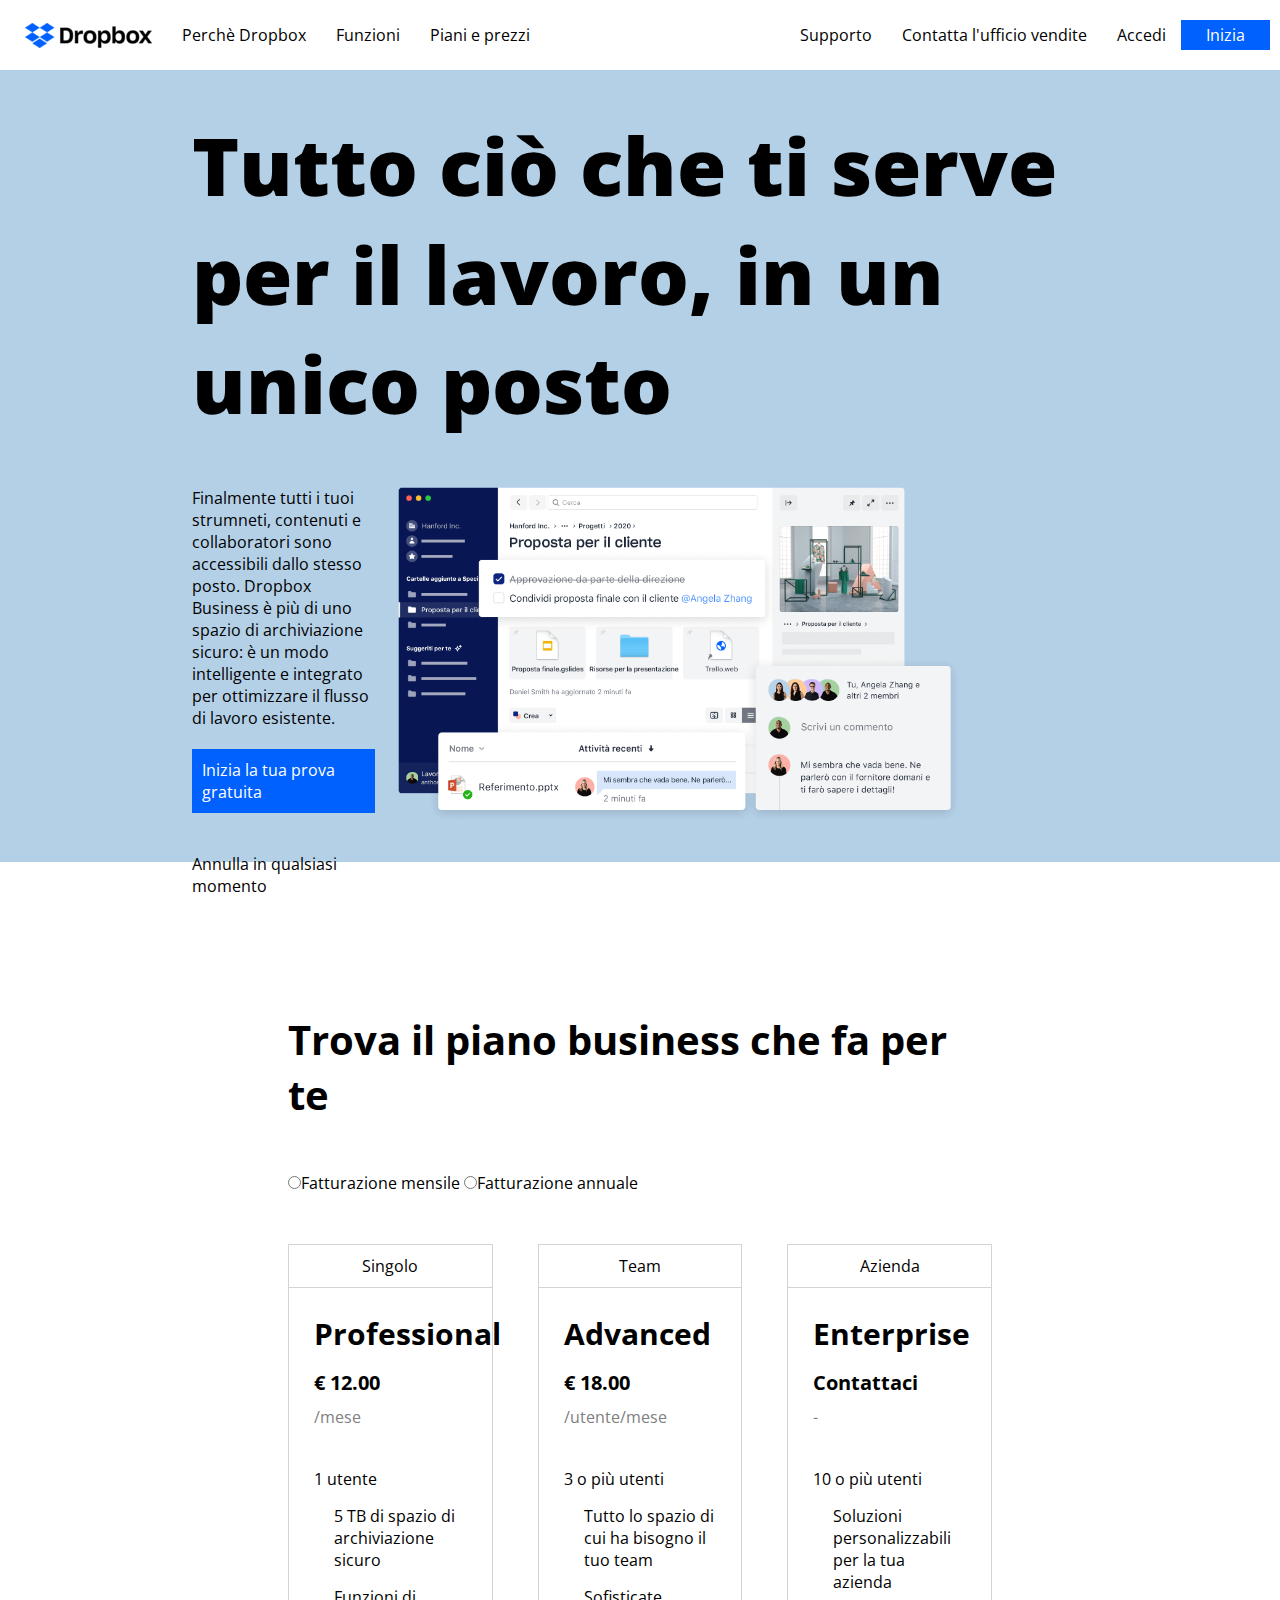
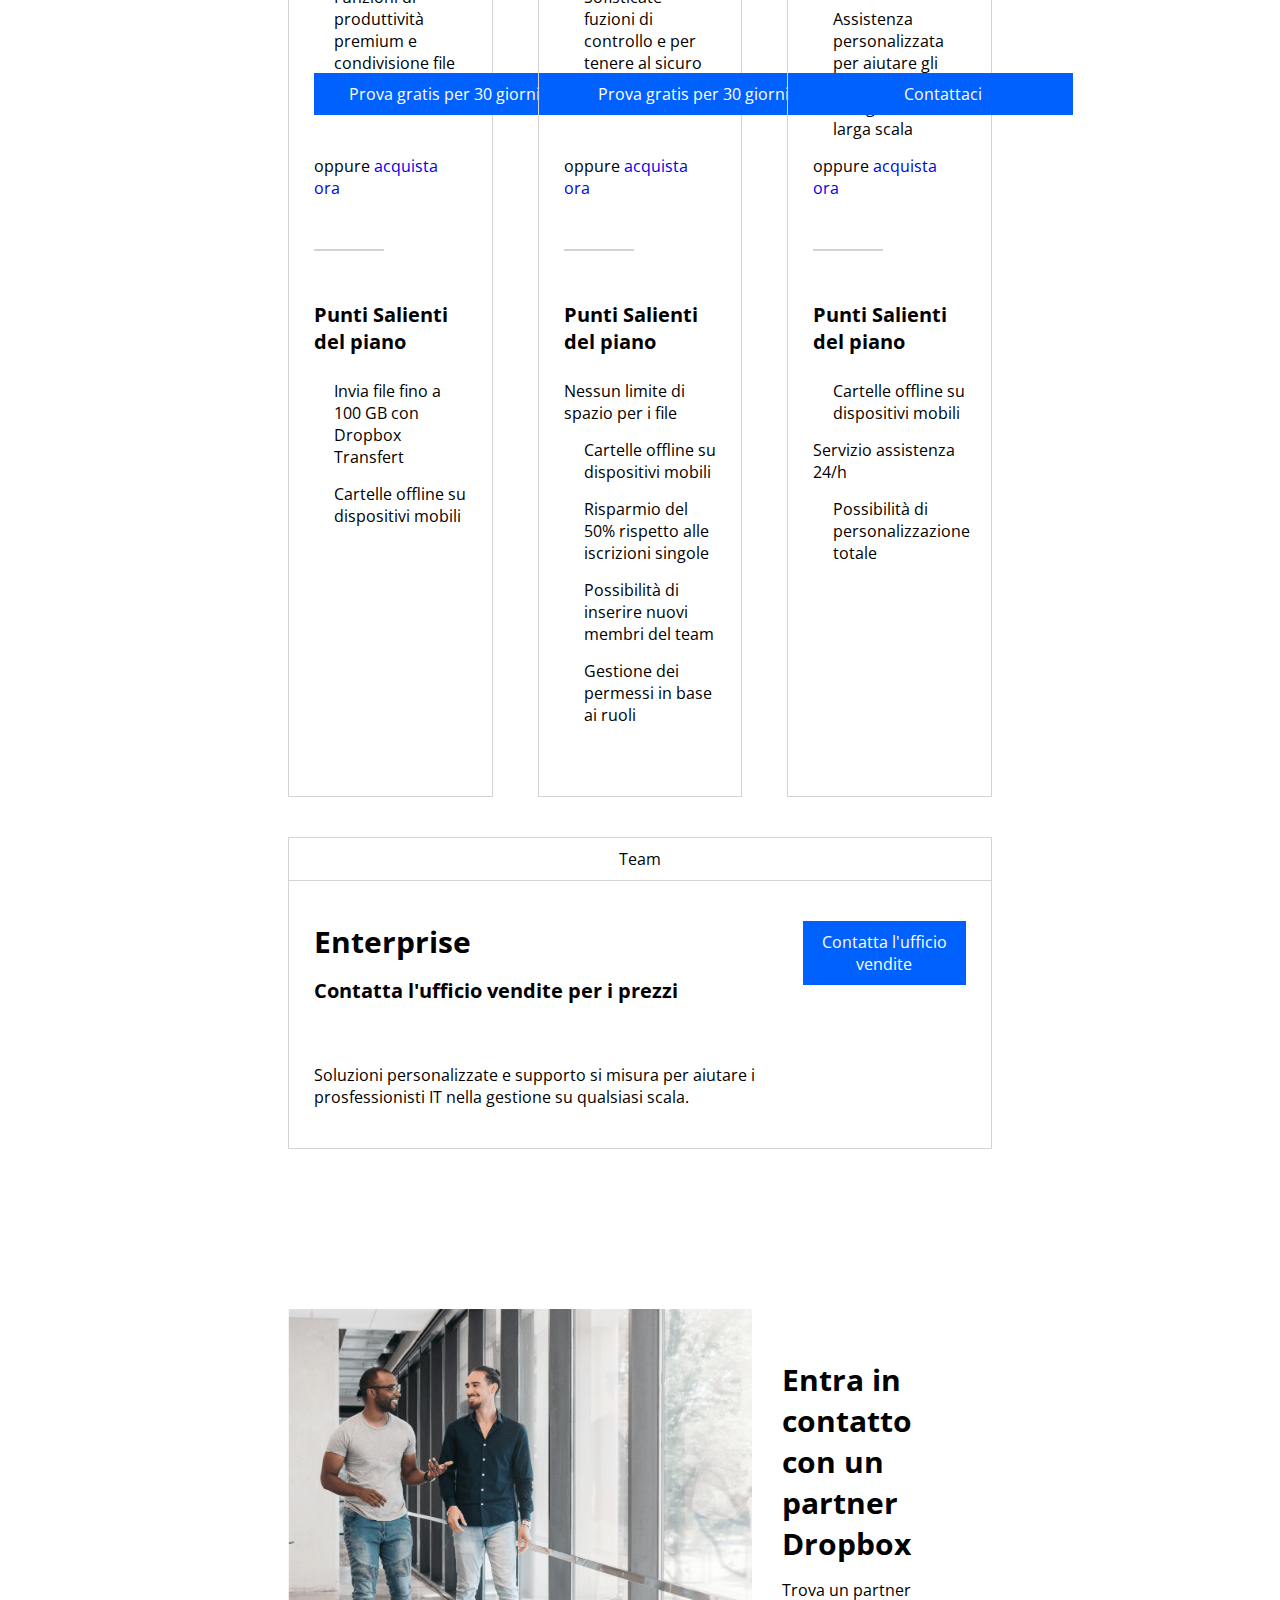
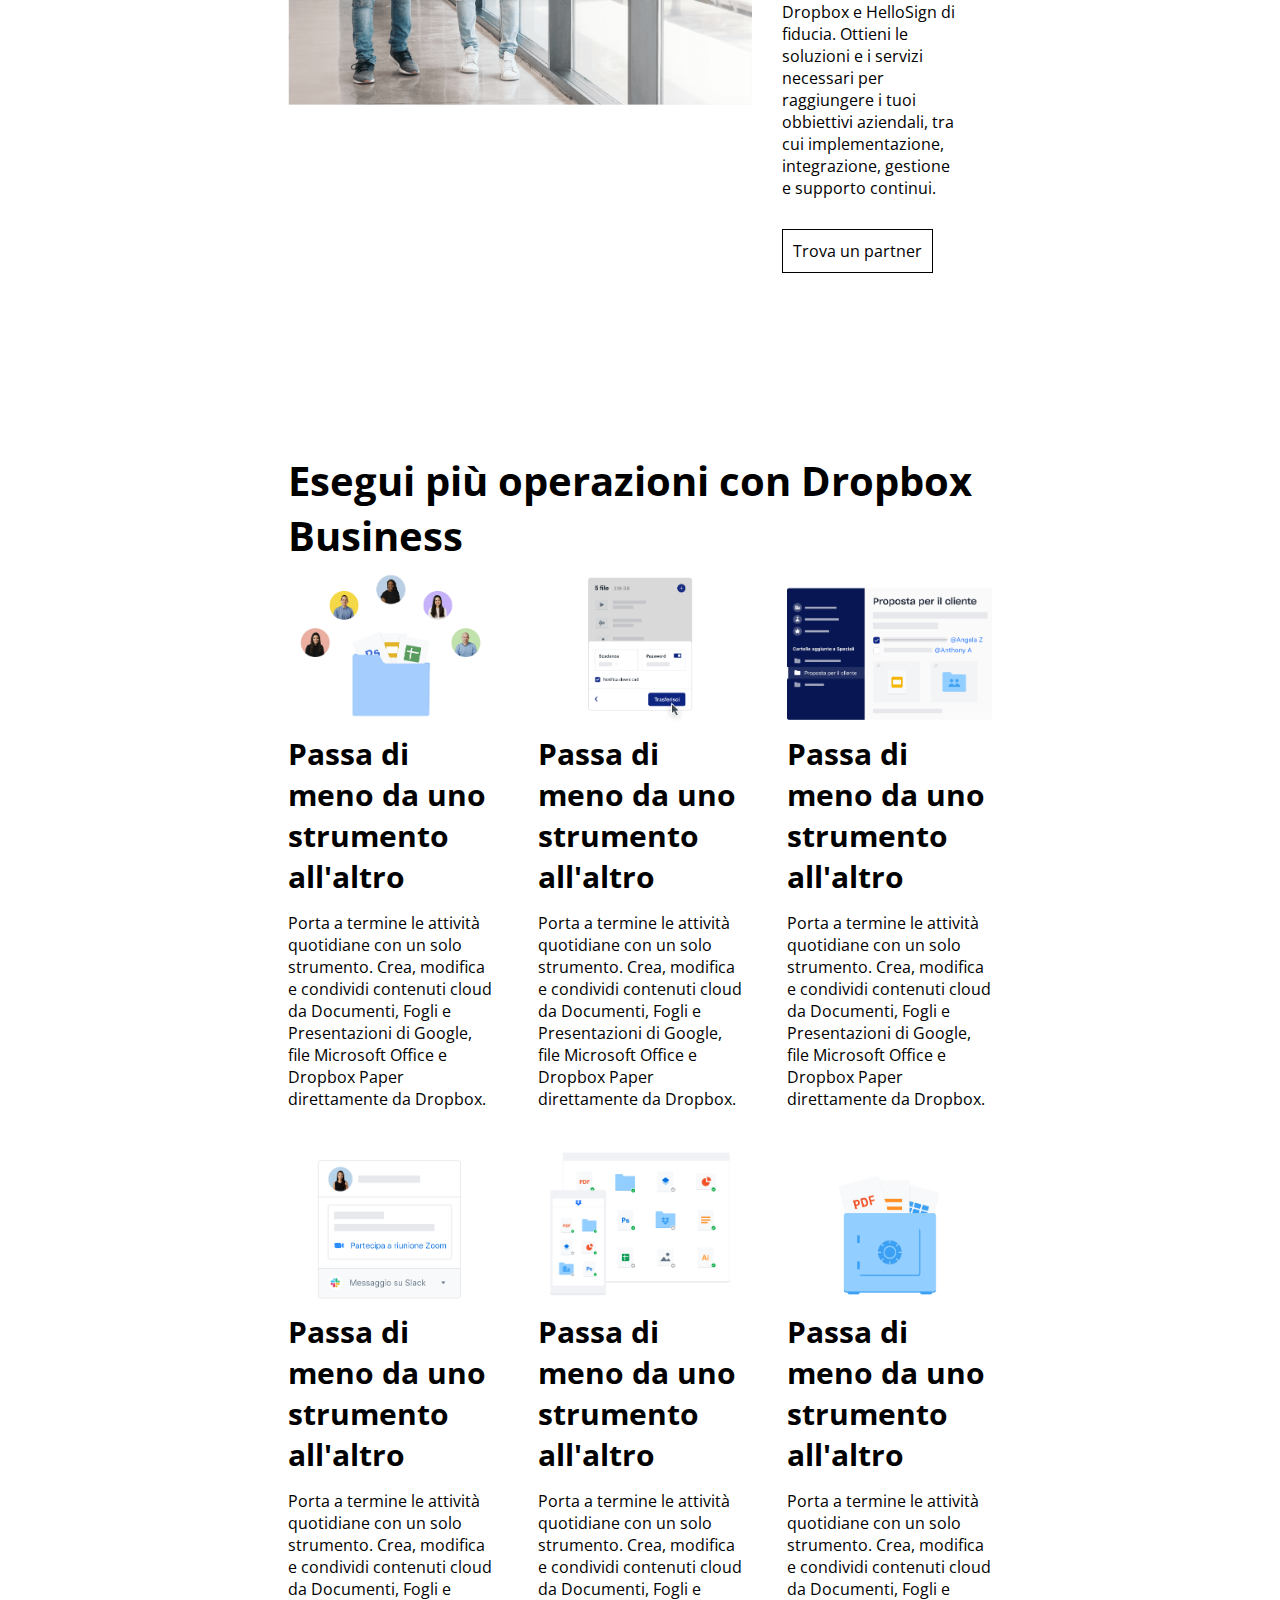
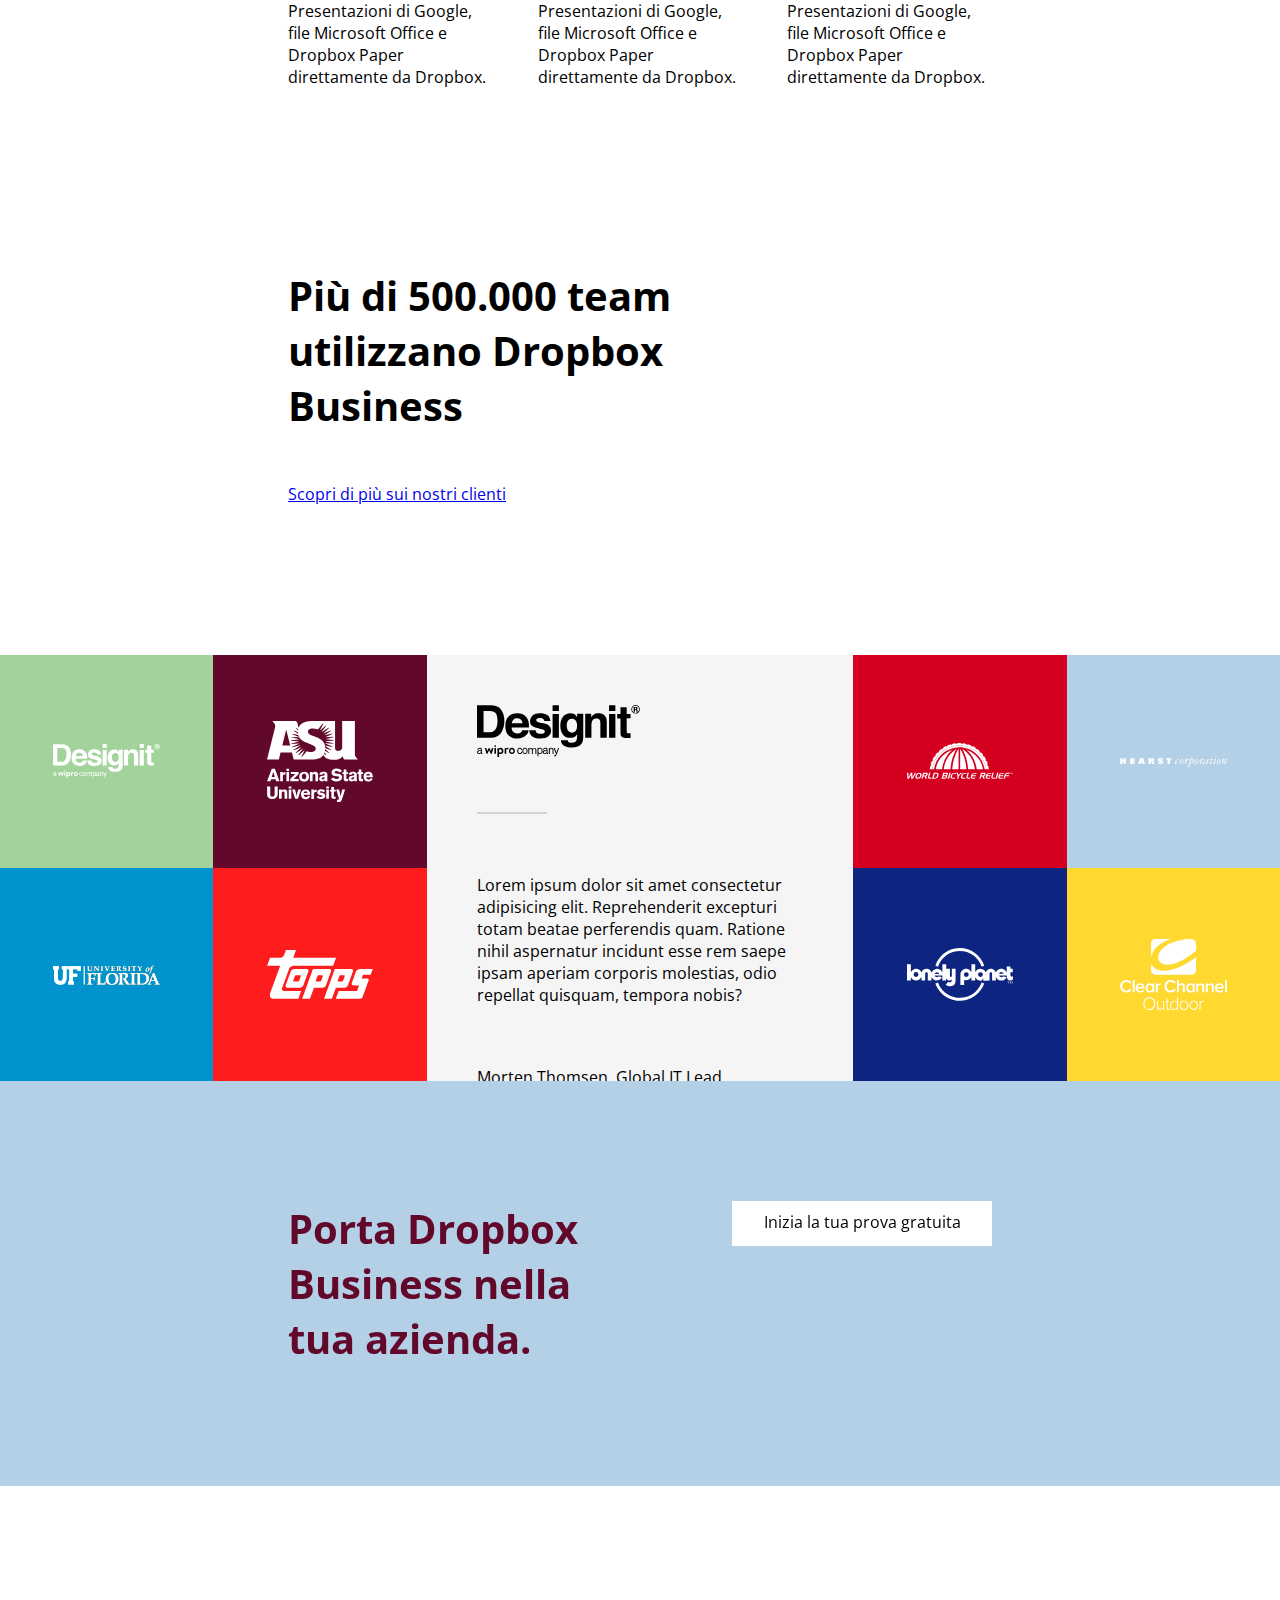
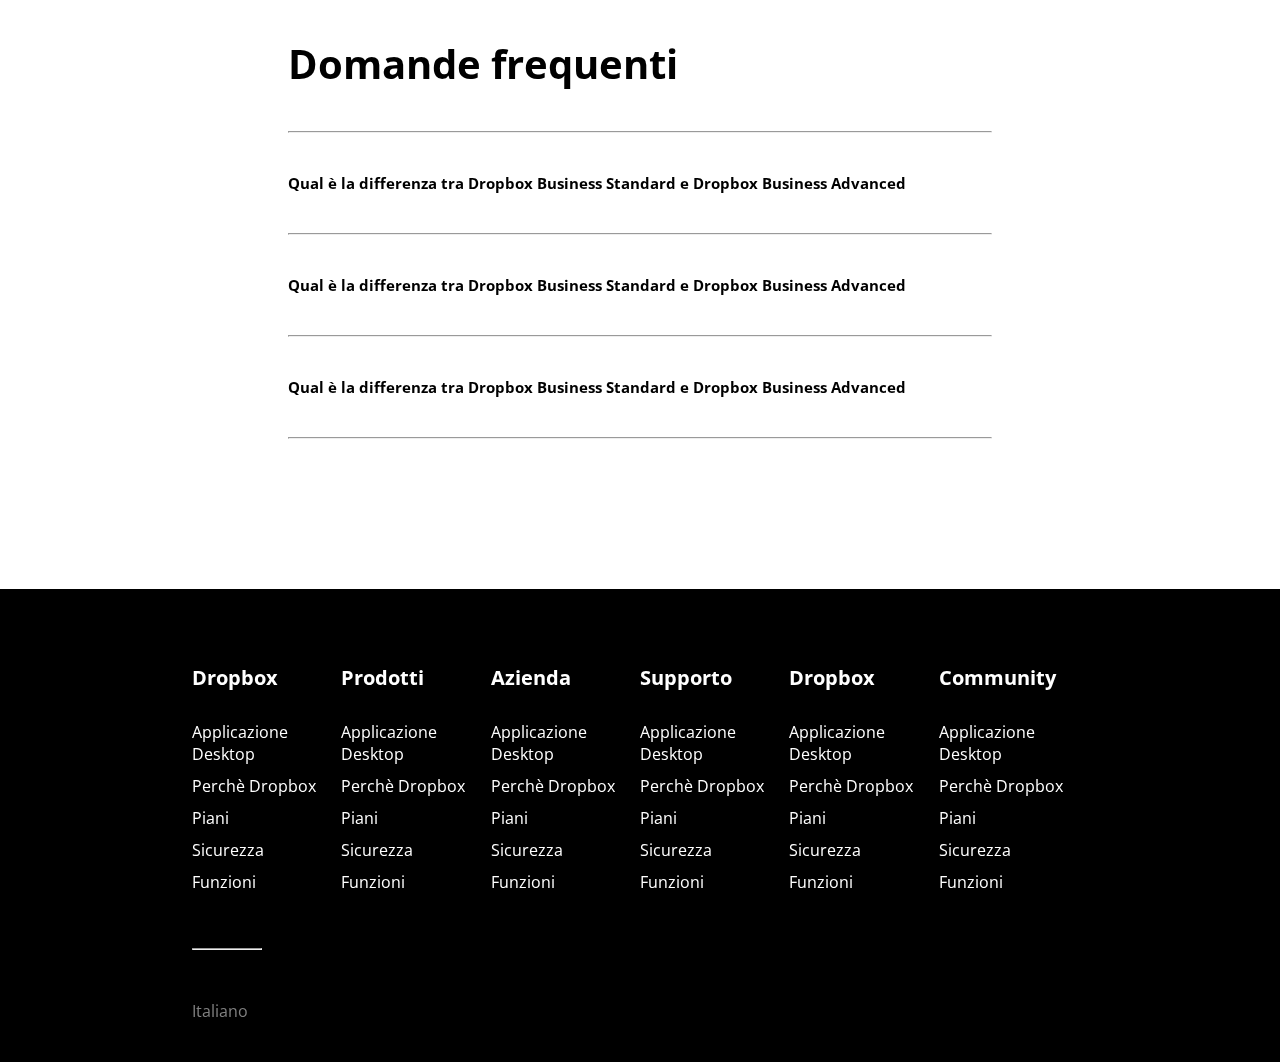
<file: index.html>
<!DOCTYPE html>
<html lang="en">
    <head>
        <meta charset="UTF-8">
        <meta http-equiv="X-UA-Compatible" content="IE=edge">
        <meta name="viewport" content="width=device-width, initial-scale=1.0">
        <title>DropBox</title>
        <link rel="icon" href="img/loghetto.png" sizes="16x16 24x24 32x32 48x48 64x64 128x128">
        <link rel="stylesheet" href="css/style.css">
        <link rel="stylesheet" href="https://cdnjs.cloudflare.com/ajax/libs/font-awesome/6.2.1/css/all.min.css" integrity="sha512-MV7K8+y+gLIBoVD59lQIYicR65iaqukzvf/nwasF0nqhPay5w/9lJmVM2hMDcnK1OnMGCdVK+iQrJ7lzPJQd1w==" crossorigin="anonymous" referrerpolicy="no-referrer" />
        <link href="https://fonts.googleapis.com/css2?family=Open+Sans:ital,wght@0,300;0,400;0,500;0,600;0,700;0,800;1,300;1,400;1,500;1,600;1,700;1,800&display=swap" rel="stylesheet"> 
    </head>
    <body>
        <header>
            <div>
                <ul class="ul-nav">
                    <li><a href="#"><img src="img/logo-small.png" alt="Logo Dropbox"></a></li>
                    <li><a href="#">Perchè Dropbox</a></li>
                    <li><a href="#">Funzioni</a></li>
                    <li><a href="#">Piani e prezzi</a></li>
                </ul>
            </div>

            <div>
                <ul class="ul-nav">
                    <li><a href="#">Supporto</a></li>
                    <li><a href="#">Contatta l'ufficio vendite</a></li>
                    <li><a href="#">Accedi</a></li>
                    <li class="button-blu"><a href="#">Inizia</a></li>
                </ul>
            </div>
        </header>


        <main>
            <section class="prima-sezione-main">
                <div class="container-big">
                    <h1>Tutto ciò che ti serve per il lavoro, in un unico posto</h1>
                    <div class="testo-img">
                        <div class="didascalia">
                            <p>Finalmente tutti i tuoi strumneti, contenuti e collaboratori sono accessibili dallo stesso posto. Dropbox Business è più di uno spazio di archiviazione sicuro: è un modo intelligente e integrato per ottimizzare il flusso di lavoro esistente.</p>
                            <div class="button-blu"><a href="#">Inizia la tua prova gratuita</a></div>
                            <div id="annulla">Annulla in qualsiasi momento</div>
                            <a href="#ancora"><i class="fa-solid fa-arrow-down"></i></a>
                        </div>
                        <div class="immagine">
                            <img src="img/jumbo.png" alt="Foto schermata di esempio">
                        </div>
                    </div>
                </div>
            </section>

            <section id="ancora" class="seconda-sezione-main">
                <div class="container-small">
                    <h2>Trova il piano business che fa per te</h2>
                    <div class="selettori">
                        <input type="radio"><span>Fatturazione mensile</span>
                        <input type="radio"><span>Fatturazione annuale</span>
                    </div>
                    <div class="colonne">
                        <!-- PRIMA COLONNA -->
                        <div class="colonna border-gray">
                            <div class="intestazione-colonna">
                                <span><i class="fa-solid fa-user"></i> Singolo</span>
                            </div>
                            <div class="corpo-colonna">
                                <h3>Professional</h3>
                                <h5>€ 12.00</h5>
                                <span class="color-gray">/mese</span>
                                <div class="caratteristiche-piano">
                                    <div>
                                        <span><i class="fa-solid fa-user"></i> 1 utente</span>
                                    </div>
                                    <div class="a-capo">
                                        <span class="indent"><i class="fa-solid fa-folder"></i>5 TB di spazio di archiviazione sicuro</span>
                                    </div>
                                    <div class="a-capo">
                                        <span class="indent"><i class="fa-solid fa-share-nodes"></i>Funzioni di produttività premium e condivisione file semplice e sicura</span>
                                    </div>
                                </div>
                                <div class="button-blu"><a href="#">Prova gratis per 30 giorni</a></div>
                                <span>oppure <a href="#">acquista ora</a></span>
                                <hr class="border-gray"/>
                                <h5>Punti Salienti del piano</h5>
                                <div class="a-capo">
                                    <span class="indent"><i class="fa-solid fa-check"></i>Invia file fino a 100 GB con Dropbox Transfert</span>
                                </div>
                                <div class="a-capo">
                                    <span class="indent"><i class="fa-solid fa-check"></i>Cartelle offline su dispositivi mobili</span>
                                </div>
                            </div>
                        </div>

                        <!-- SECONDA COLONNA -->
                        <div class="colonna border-gray">
                            <div class="intestazione-colonna">
                                <span><i class="fa-solid fa-users"></i> Team</span>
                            </div>
                            <div class="corpo-colonna">
                                <h3>Advanced</h3>
                                <h5>€ 18.00</h5>
                                <span class="color-gray">/utente/mese</span>
                                <div class="caratteristiche-piano">
                                    <div>
                                        <span><i class="fa-solid fa-users"></i> 3 o più utenti</span>
                                    </div>
                                    <div class="a-capo">
                                        <span class="indent"><i class="fa-solid fa-folder"></i>Tutto lo spazio di cui ha bisogno il tuo team</span>
                                    </div>
                                    <div class="a-capo">
                                        <span class="indent"><i class="fa-solid fa-share-nodes"></i>Sofisticate fuzioni di controllo e per tenere al sicuro tutti i file del tuo team</span>
                                    </div>
                                </div>
                                <div class="button-blu"><a href="#">Prova gratis per 30 giorni</a></div>
                                <span>oppure <a href="#">acquista ora</a></span>
                                <hr class="border-gray"/>
                                <h5>Punti Salienti del piano</h5>
                                <div>
                                    <span><i class="fa-solid fa-check"></i> Nessun limite di spazio per i file</span>
                                </div>
                                <div class="a-capo">
                                    <span class="indent"><i class="fa-solid fa-check"></i>Cartelle offline su dispositivi mobili</span>
                                </div>
                                <div class="a-capo">
                                    <span class="indent"><i class="fa-solid fa-check"></i>Risparmio del 50% rispetto alle iscrizioni singole</span>
                                </div>
                                <div class="a-capo">
                                    <span class="indent"><i class="fa-solid fa-check"></i>Possibilità di inserire nuovi membri del team</span>
                                </div>
                                <div class="a-capo">
                                    <span class="indent"><i class="fa-solid fa-check"></i>Gestione dei permessi in base ai ruoli</span>
                                </div>
                            </div>
                        </div>

                        <!-- TERZA COLONNA -->
                        <div class="colonna border-gray">
                            <div class="intestazione-colonna">
                                <span><i class="fa-solid fa-building"></i> Azienda</span>
                            </div>
                            <div class="corpo-colonna">
                                <h3>Enterprise</h3>
                                <h5>Contattaci</h5>
                                <span class="color-gray">-</span>
                                <div class="caratteristiche-piano">
                                    <div>
                                        <span><i class="fa-solid fa-users"></i> 10 o più utenti</span>
                                    </div>
                                    <div class="a-capo">
                                        <span class="indent"><i class="fa-solid fa-folder"></i>Soluzioni personalizzabili per la tua azienda</span>
                                    </div>
                                    <div class="a-capo">
                                        <span class="indent"><i class="fa-solid fa-share-nodes"></i>Assistenza personalizzata per aiutare gli amministratori in una gestione su larga scala</span>
                                    </div>
                                </div>
                                <div class="button-blu"><a href="#">Contattaci</a></div>
                                <span>oppure <a href="#">acquista ora</a></span>
                                <hr class="border-gray"/>
                                <h5>Punti Salienti del piano</h5>
                                <div class="a-capo">
                                    <span class="indent"><i class="fa-solid fa-check"></i>Cartelle offline su dispositivi mobili</span>
                                </div>
                                <div>
                                    <span><i class="fa-solid fa-check"></i> Servizio assistenza 24/h</span>
                                </div>
                                <div class="a-capo">
                                    <span class="indent"><i class="fa-solid fa-check"></i>Possibilità di personalizzazione totale</span>
                                </div>
                            </div>
                        </div>
                    </div>

                    <!-- COLONNA LARGA -->
                    <div class="border-gray">
                        <div class="intestazione-colonna">
                            <span><i class="fa-solid fa-building"></i> Team</span>
                        </div>
                        <div class="corpo-colonna grande">
                            <div>
                                <h3>Enterprise</h3>
                                <h5>Contatta l'ufficio vendite per i prezzi</h5>
                                <p>Soluzioni personalizzate e supporto si misura per aiutare i prosfessionisti IT nella gestione su qualsiasi scala.</p>
                            </div>
                            <div class="button-blu"><a href="#">Contatta l'ufficio vendite</a></div>                        
                        </div>
                    </div>
                </div>
            </section>

            <section class="terza-sezione-main">
                <div class="container-small">
                    <div class="testo-img">
                        <div class="partner">
                            <img src="img/partner.png" alt="Immagine partners">
                        </div>
                        <div class="didascalia">
                            <h3>Entra in contatto con un partner Dropbox</h3>
                            <p>Trova un partner Dropbox e HelloSign di fiducia. Ottieni le soluzioni e i servizi necessari per raggiungere i tuoi obbiettivi aziendali, tra cui implementazione, integrazione, gestione e supporto continui.</p>
                            <div class="button-white"><a href="#">Trova un partner</a></div>
                        </div>
                    </div>
                </div>
            </section>

            <section class="quarta-sezione-main">
                <div class="container-small">
                    <h2>Esegui più operazioni con Dropbox Business</h2>
                    <div class="colonne">
                        <div class="colonna">
                            <div><img src="img/business-feature-switching-tools.png" alt="Immagine cartella"></div>
                            <h3>Passa di meno da uno strumento all'altro</h3>
                            <p>Porta a termine le attività quotidiane con un solo strumento. Crea, modifica e condividi contenuti cloud da Documenti, Fogli e Presentazioni di Google, file Microsoft Office e Dropbox Paper direttamente da Dropbox.</p>
                        </div>
                        <div class="colonna">
                            <div><img src="img/business-feature-send-files-it.png" alt="Immagine invio file"></div>
                            <h3>Passa di meno da uno strumento all'altro</h3>
                            <p>Porta a termine le attività quotidiane con un solo strumento. Crea, modifica e condividi contenuti cloud da Documenti, Fogli e Presentazioni di Google, file Microsoft Office e Dropbox Paper direttamente da Dropbox.</p>
                        </div>
                        <div class="colonna">
                            <div><img src="img/business-feature-coordinate-it.png" alt="Immagine menu"></div>
                            <h3>Passa di meno da uno strumento all'altro</h3>
                            <p>Porta a termine le attività quotidiane con un solo strumento. Crea, modifica e condividi contenuti cloud da Documenti, Fogli e Presentazioni di Google, file Microsoft Office e Dropbox Paper direttamente da Dropbox.</p>
                        </div>
                        <div class="colonna">
                            <div><img src="img/business-feature-integrations-it.png" alt="Immagine integrazioni"></div>
                            <h3>Passa di meno da uno strumento all'altro</h3>
                            <p>Porta a termine le attività quotidiane con un solo strumento. Crea, modifica e condividi contenuti cloud da Documenti, Fogli e Presentazioni di Google, file Microsoft Office e Dropbox Paper direttamente da Dropbox.</p>
                        </div>
                        <div class="colonna">
                            <div><img src="img/business-feature-multi-device.png" alt="Immagine mutlidevice"></div>
                            <h3>Passa di meno da uno strumento all'altro</h3>
                            <p>Porta a termine le attività quotidiane con un solo strumento. Crea, modifica e condividi contenuti cloud da Documenti, Fogli e Presentazioni di Google, file Microsoft Office e Dropbox Paper direttamente da Dropbox.</p>
                        </div>
                        <div class="colonna">
                            <div><img src="img/business-feature-security.png" alt="Immagine cassaforte"></div>
                            <h3>Passa di meno da uno strumento all'altro</h3>
                            <p>Porta a termine le attività quotidiane con un solo strumento. Crea, modifica e condividi contenuti cloud da Documenti, Fogli e Presentazioni di Google, file Microsoft Office e Dropbox Paper direttamente da Dropbox.</p>
                        </div>
                    </div>
                </div>
            </section>

            <section class="sezione-cuscinetto container-small">
                <h2>Più di 500.000 team utilizzano Dropbox Business</h2>

                <a href="#">Scopri di più sui nostri clienti</a>
            </section>

            <section class="quinta-sezione-main">
                <div class="contenitore-sx">
                    <div class="sponsor designit"><img src="img/designit.svg" alt="Logo designit"></div>
                    <div class="sponsor ASU"><img src="img/arizona_state_university.svg" alt="Logo ASU"></div>
                    <div class="sponsor UF"><img src="img/university_of_florida.svg" alt="Logo UF"></div>
                    <div class="sponsor Topps"><img src="img/topps.svg" alt="Logo Topps"></div>
                </div>
                <div class="contenitore-centrale">
                    <div>
                        <img src="img/designit.svg" alt="Logo sponsor">
                    </div>
                    <hr class="border-gray"/>
                    <p>Lorem ipsum dolor sit amet consectetur adipisicing elit. Reprehenderit excepturi totam beatae perferendis quam. Ratione nihil aspernatur incidunt esse rem saepe ipsam aperiam corporis molestias, odio repellat quisquam, tempora nobis?</p>
                    <span>Morten Thomsen, Global IT Lead</span>
                </div>
                <div class="contenitore-dx">
                    <div class="sponsor WBR"><img src="img/world_bicycle_relief.svg" alt="Logo WBR"></div>
                    <div class="sponsor HC"><img src="img/hearst_corp.svg" alt="Logo HC"></div>
                    <div class="sponsor LP"><img src="img/lonely_planet.svg" alt="Logo LP"></div>
                    <div class="sponsor CCO"><img src="img/clear_channel.svg" alt="Logo CCO"></div>
                </div>
            </section>
            
            <section class="sesta-sezione-main">
                <div class="container-small">
                    <h2>Porta Dropbox Business nella tua azienda.</h2>
                    <div class="button-white"><a href="#">Inizia la tua prova gratuita</a></div>
                </div>
            </section>

            <section class="settima-sezione-main container-small">
                <h2>Domande frequenti</h2>
                <div class="container-faq">
                    <hr/>
                    <div class="FAQ">
                        <h6>Qual è la differenza tra Dropbox Business Standard e Dropbox Business Advanced</h6>
                        <i class="fa-solid fa-chevron-down"></i>
                    </div>
                    <hr/>
                    <div class="FAQ">
                        <h6>Qual è la differenza tra Dropbox Business Standard e Dropbox Business Advanced</h6>
                        <i class="fa-solid fa-chevron-down"></i>
                    </div>
                    <hr/>
                    <div class="FAQ">
                        <h6>Qual è la differenza tra Dropbox Business Standard e Dropbox Business Advanced</h6>
                        <i class="fa-solid fa-chevron-down"></i>
                    </div>
                    <hr/>
                </div>

            </section>


        </main>

        <footer>
            <div class="container-big">
                <div class="footer-top">
                    <ul class="lista">
                        <li class="primo">Dropbox</li>
                        <li><a href="#">Applicazione Desktop</a></li>
                        <li><a href="#">Perchè Dropbox</a></li>
                        <li><a href="#">Piani</a></li>
                        <li><a href="#">Sicurezza</a></li>
                        <li><a href="#">Funzioni</a></li>
                    </ul>
                    <ul class="lista">
                        <li class="primo">Prodotti</li>
                        <li><a href="#">Applicazione Desktop</a></li>
                        <li><a href="#">Perchè Dropbox</a></li>
                        <li><a href="#">Piani</a></li>
                        <li><a href="#">Sicurezza</a></li>
                        <li><a href="#">Funzioni</a></li>
                    </ul>
                    <ul class="lista">
                        <li class="primo">Azienda</li>
                        <li><a href="#">Applicazione Desktop</a></li>
                        <li><a href="#">Perchè Dropbox</a></li>
                        <li><a href="#">Piani</a></li>
                        <li><a href="#">Sicurezza</a></li>
                        <li><a href="#">Funzioni</a></li>
                    </ul>
                    <ul class="lista">
                        <li class="primo">Supporto</li>
                        <li><a href="#">Applicazione Desktop</a></li>
                        <li><a href="#">Perchè Dropbox</a></li>
                        <li><a href="#">Piani</a></li>
                        <li><a href="#">Sicurezza</a></li>
                        <li><a href="#">Funzioni</a></li>
                    </ul>
                    <ul class="lista">
                        <li class="primo">Dropbox</li>
                        <li><a href="#">Applicazione Desktop</a></li>
                        <li><a href="#">Perchè Dropbox</a></li>
                        <li><a href="#">Piani</a></li>
                        <li><a href="#">Sicurezza</a></li>
                        <li><a href="#">Funzioni</a></li>
                    </ul>
                    <ul class="lista">
                        <li class="primo">Community</li>
                        <li><a href="#">Applicazione Desktop</a></li>
                        <li><a href="#">Perchè Dropbox</a></li>
                        <li><a href="#">Piani</a></li>
                        <li><a href="#">Sicurezza</a></li>
                        <li><a href="#">Funzioni</a></li>
                    </ul>
                </div> 
                <hr/>
                <span class="color-gray">
                    <i class="fa-solid fa-earth-americas"></i>
                   <span> Italiano </span>
                    <i class="fa-solid fa-caret-up"></i>
                </span>
            </div>            
        </footer>
    </body>
</html>
</file>
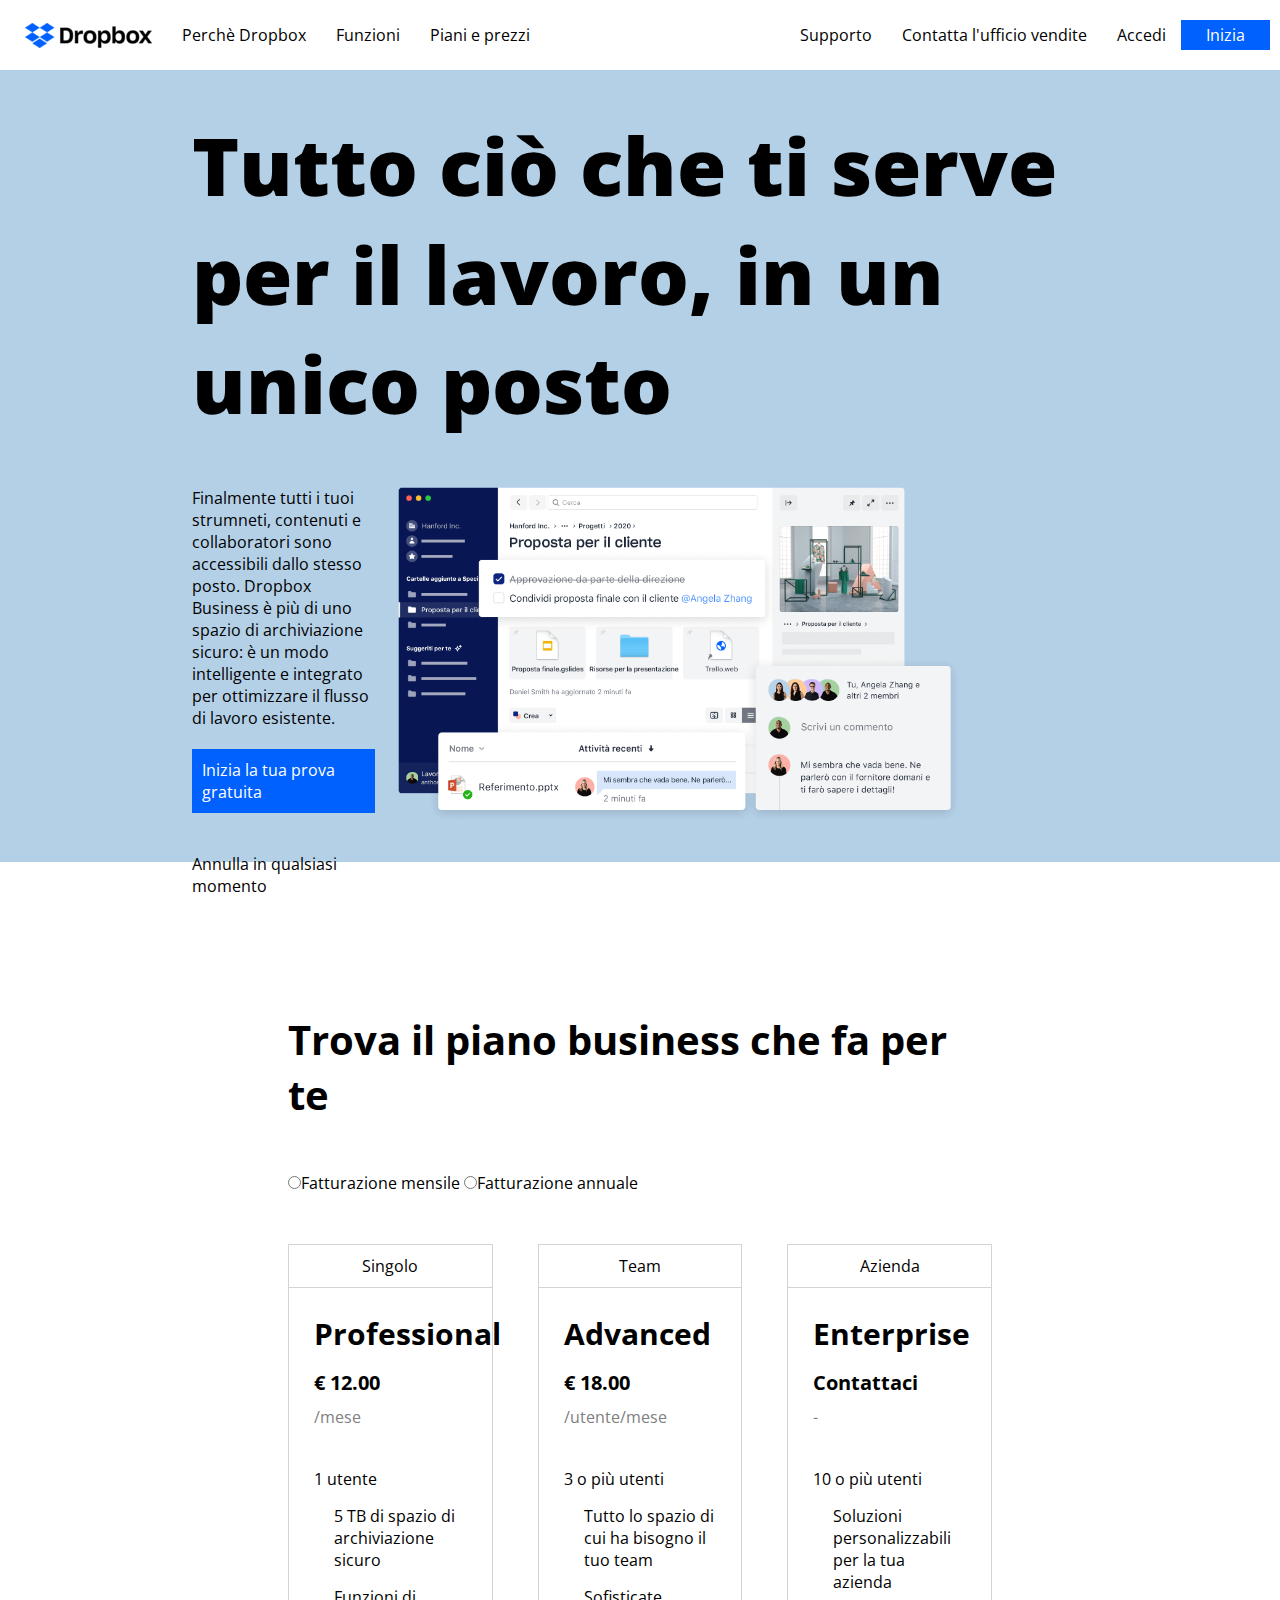
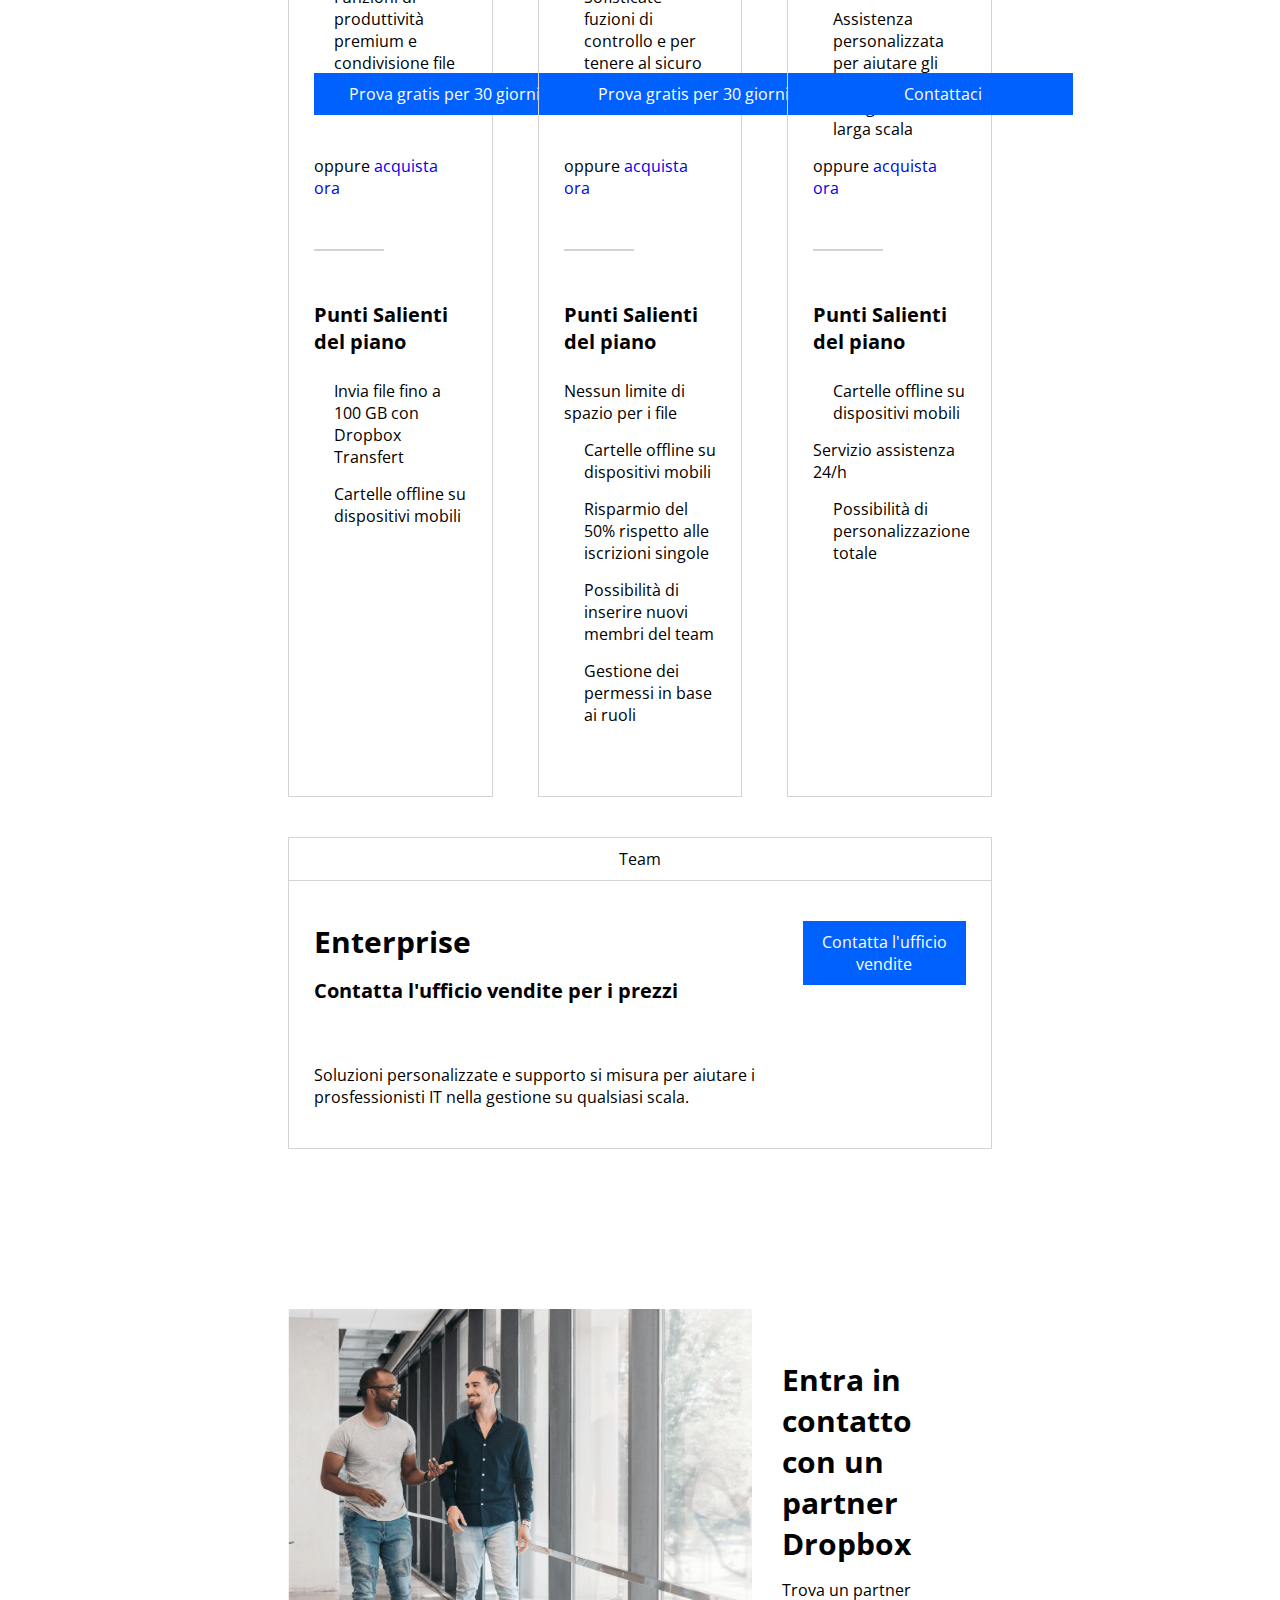
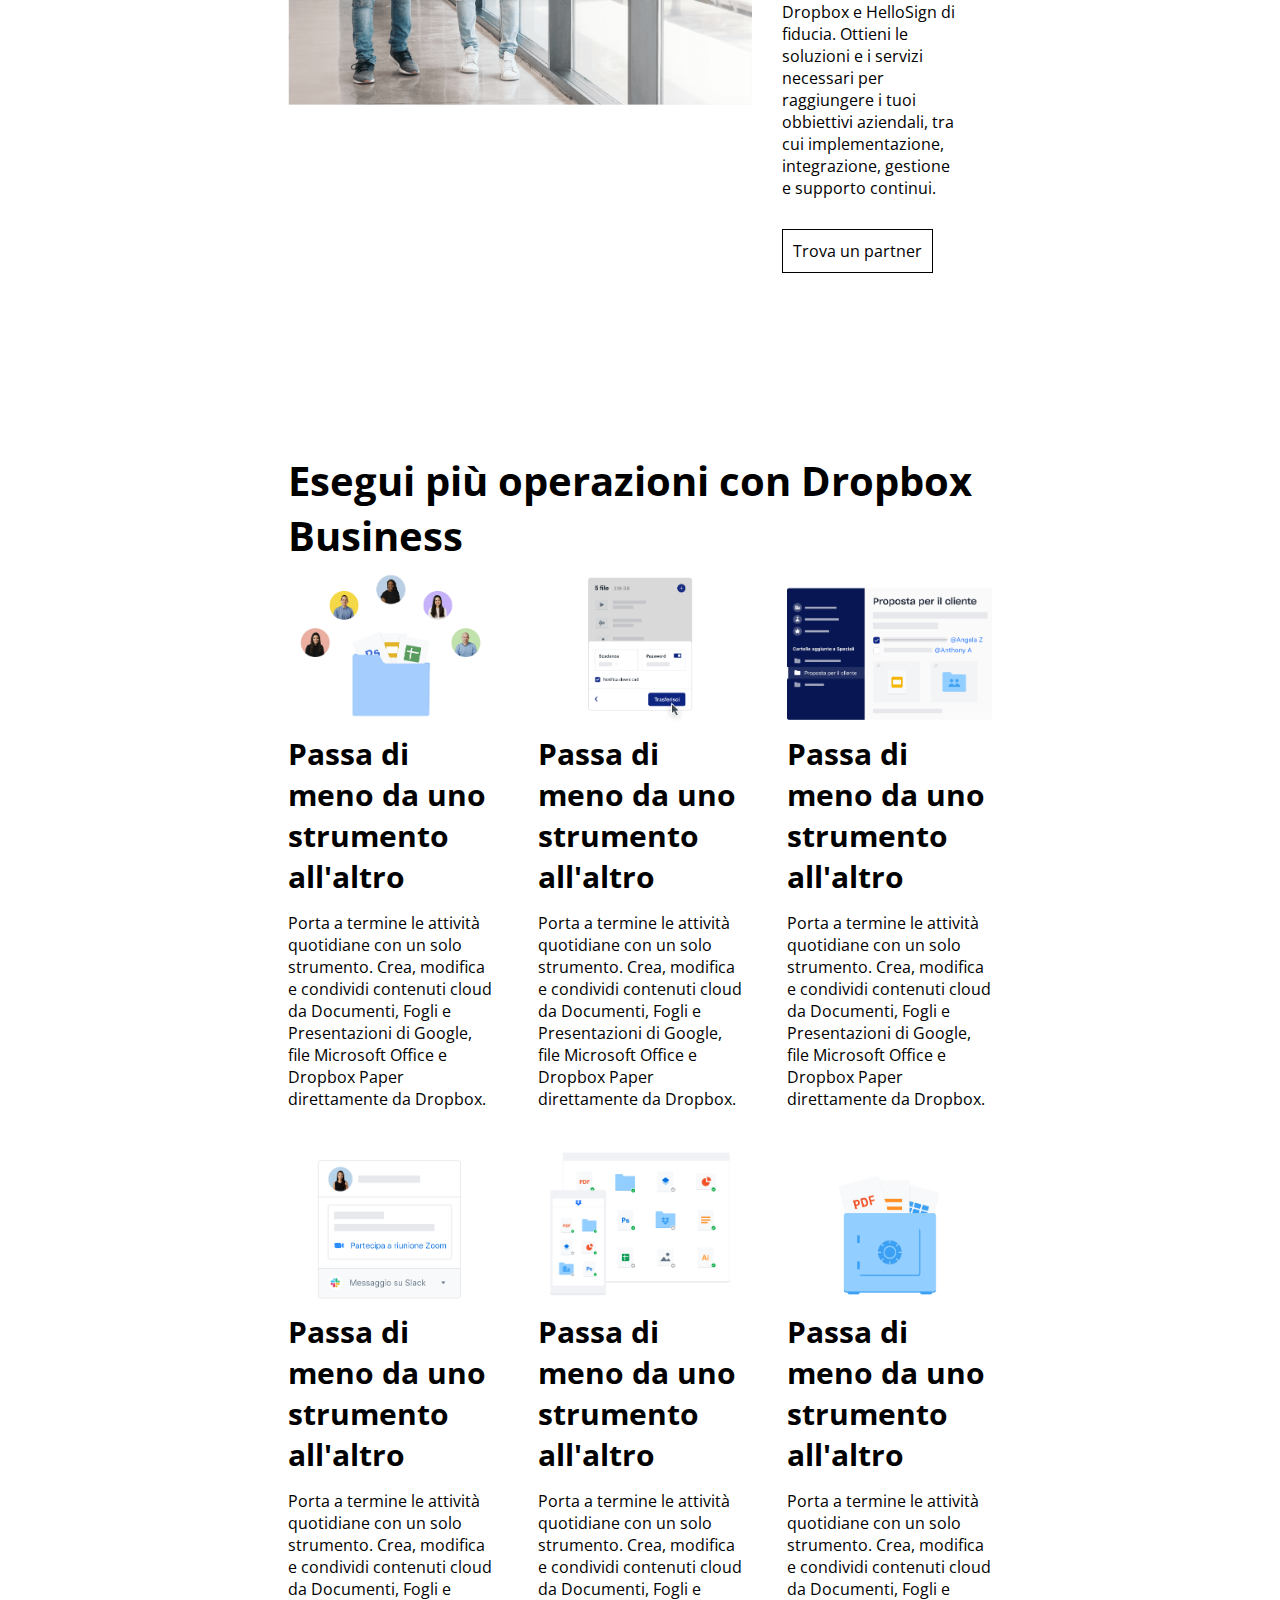
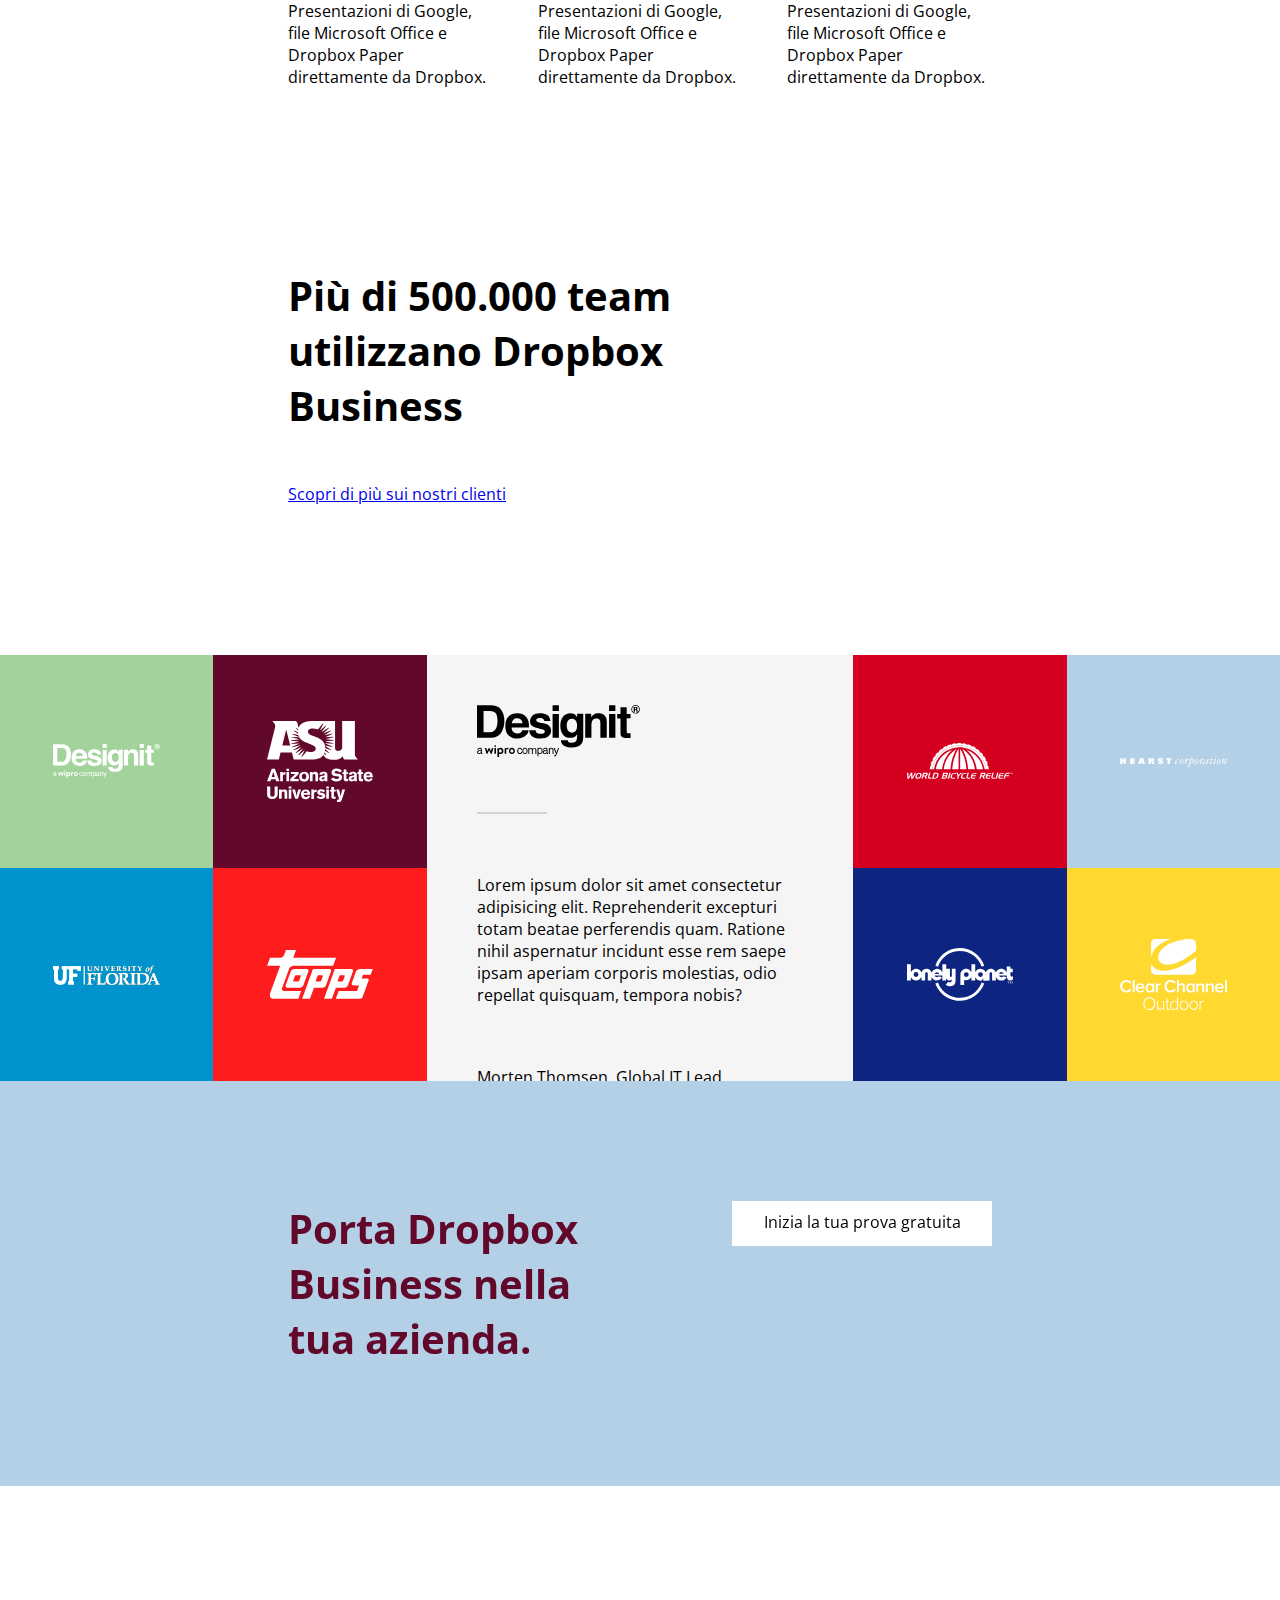
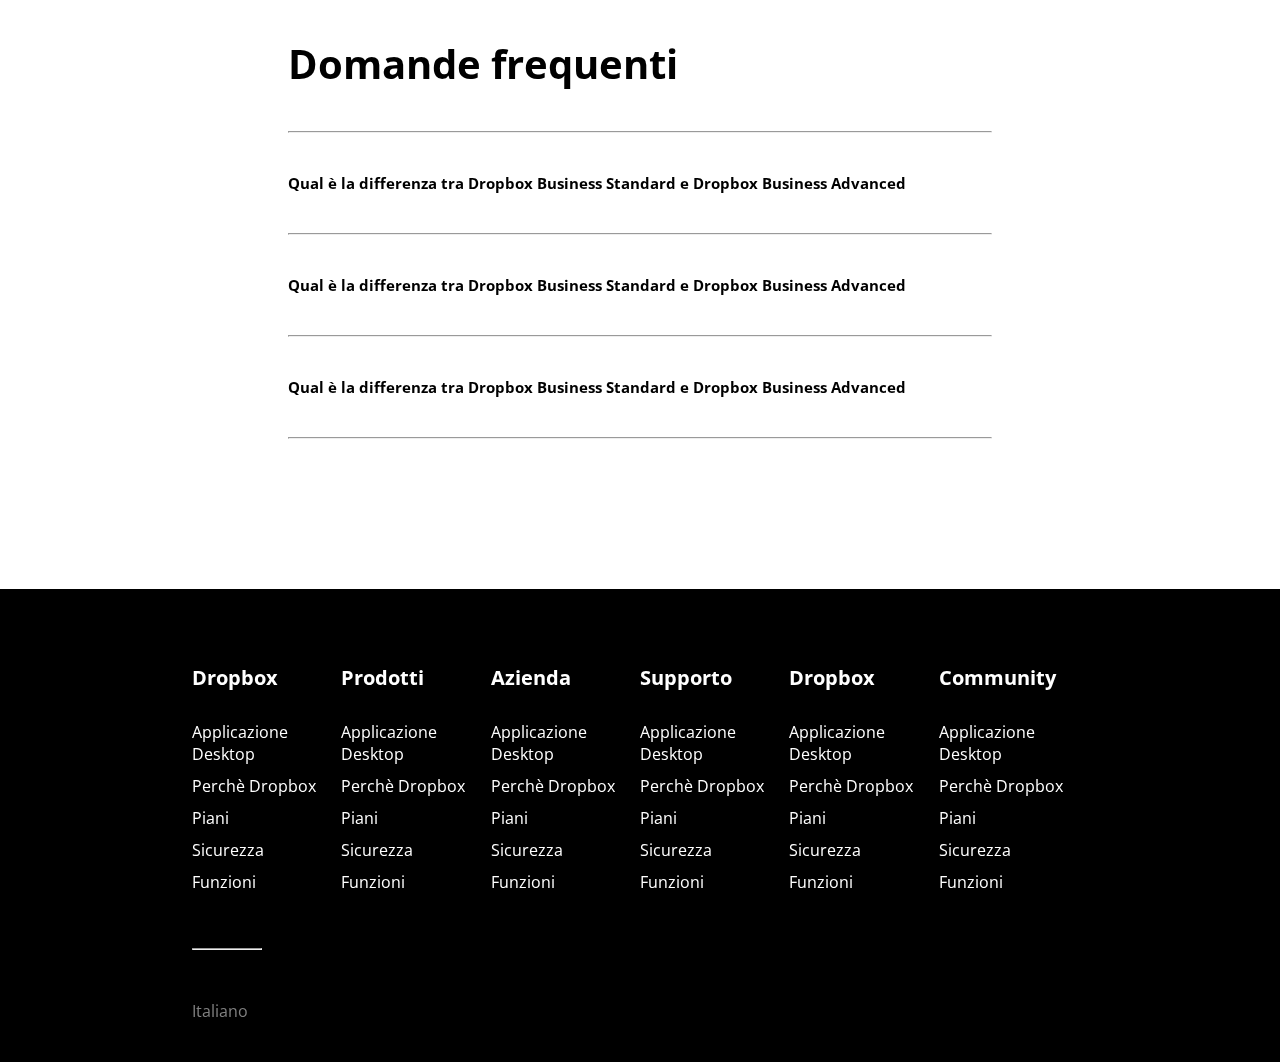
<file: Bonus/index.html>
<!DOCTYPE html>
<html lang="en">
    <head>
        <meta charset="UTF-8">
        <meta http-equiv="X-UA-Compatible" content="IE=edge">
        <meta name="viewport" content="width=device-width, initial-scale=1.0">
        <title>DropBox BONUS!!!</title>
        <link rel="icon" href="img/loghetto.png" sizes="16x16 24x24 32x32 48x48 64x64 128x128">
        <link rel="stylesheet" href="css/style.css">
        <link rel="stylesheet" href="https://cdnjs.cloudflare.com/ajax/libs/font-awesome/6.2.1/css/all.min.css" integrity="sha512-MV7K8+y+gLIBoVD59lQIYicR65iaqukzvf/nwasF0nqhPay5w/9lJmVM2hMDcnK1OnMGCdVK+iQrJ7lzPJQd1w==" crossorigin="anonymous" referrerpolicy="no-referrer" />
        <link href="https://fonts.googleapis.com/css2?family=Open+Sans:ital,wght@0,300;0,400;0,500;0,600;0,700;0,800;1,300;1,400;1,500;1,600;1,700;1,800&display=swap" rel="stylesheet"> 
    </head>
    <body>
        <header>
            <div>
                <ul class="ul-nav">
                    <li><a href="#"><img src="img/logo-small.png" alt="Logo Dropbox"></a></li>
                    <li><a class="underline" href="#">Perchè Dropbox</a></li>
                    <li><a class="underline" href="#">Funzioni</a></li>
                    <li><a class="underline" href="#">Piani e prezzi</a></li>
                </ul>
            </div>

            <div>
                <ul class="ul-nav">
                    <li><a class="underline" href="#">Supporto</a></li>
                    <li><a class="underline" href="#">Contatta l'ufficio vendite</a></li>
                    <li><a class="underline" href="#">Accedi</a></li>
                    <li class="button-blu"><a href="#">Inizia</a></li>
                </ul>
            </div>
        </header>


        <main>
            <section class="prima-sezione-main">
                <div class="container-big">
                    <h1>Tutto ciò che ti serve per il lavoro, in un unico posto</h1>
                    <div class="testo-img">
                        <div class="didascalia">
                            <p>Finalmente tutti i tuoi strumneti, contenuti e collaboratori sono accessibili dallo stesso posto. Dropbox Business è più di uno spazio di archiviazione sicuro: è un modo intelligente e integrato per ottimizzare il flusso di lavoro esistente.</p>
                            <div class="button-blu"><a href="#">Inizia la tua prova gratuita</a></div>
                            <div id="annulla">Annulla in qualsiasi momento</div>
                            <a href="#ancora"><i class="fa-solid fa-arrow-down"></i></a>
                        </div>
                        <div class="immagine">
                            <img src="img/jumbo.png" alt="Foto schermata di esempio">
                        </div>
                    </div>
                </div>
            </section>

            <section id="ancora" class="seconda-sezione-main">
                <div class="container-small">
                    <h2>Trova il piano business che fa per te</h2>
                    <div class="selettori">
                        <input type="radio"><span>Fatturazione mensile</span>
                        <input type="radio"><span>Fatturazione annuale</span>
                    </div>
                    <div class="colonne">
                        <!-- PRIMA COLONNA -->
                        <div class="colonna border-gray">
                            <div class="intestazione-colonna">
                                <span><i class="fa-solid fa-user"></i> Singolo</span>
                            </div>
                            <div class="corpo-colonna">
                                <h3>Professional</h3>
                                <h5>€ 12.00</h5>
                                <span class="color-gray">/mese</span>
                                <div class="caratteristiche-piano">
                                    <div>
                                        <span><i class="fa-solid fa-user"></i> 1 utente</span>
                                    </div>
                                    <div class="a-capo">
                                        <span class="indent"><i class="fa-solid fa-folder"></i>5 TB di spazio di archiviazione sicuro</span>
                                    </div>
                                    <div class="a-capo">
                                        <span class="indent"><i class="fa-solid fa-share-nodes"></i>Funzioni di produttività premium e condivisione file semplice e sicura</span>
                                    </div>
                                </div>
                                <div class="button-blu"><a href="#">Prova gratis per 30 giorni</a></div>
                                <span>oppure <a href="#">acquista ora</a></span>
                                <hr class="border-gray"/>
                                <h5>Punti Salienti del piano</h5>
                                <div class="a-capo">
                                    <span class="indent"><i class="fa-solid fa-check"></i>Invia file fino a 100 GB con Dropbox Transfert</span>
                                </div>
                                <div class="a-capo">
                                    <span class="indent"><i class="fa-solid fa-check"></i>Cartelle offline su dispositivi mobili</span>
                                </div>
                            </div>
                        </div>

                        <!-- SECONDA COLONNA -->
                        <div class="colonna border-gray">
                            <div class="intestazione-colonna">
                                <span><i class="fa-solid fa-users"></i> Team</span>
                            </div>
                            <div class="corpo-colonna">
                                <h3>Advanced</h3>
                                <h5>€ 18.00</h5>
                                <span class="color-gray">/utente/mese</span>
                                <div class="caratteristiche-piano">
                                    <div>
                                        <span><i class="fa-solid fa-users"></i> 3 o più utenti</span>
                                    </div>
                                    <div class="a-capo">
                                        <span class="indent"><i class="fa-solid fa-folder"></i>Tutto lo spazio di cui ha bisogno il tuo team</span>
                                    </div>
                                    <div class="a-capo">
                                        <span class="indent"><i class="fa-solid fa-share-nodes"></i>Sofisticate fuzioni di controllo e per tenere al sicuro tutti i file del tuo team</span>
                                    </div>
                                </div>
                                <div class="button-blu"><a href="#">Prova gratis per 30 giorni</a></div>
                                <span>oppure <a href="#">acquista ora</a></span>
                                <hr class="border-gray"/>
                                <h5>Punti Salienti del piano</h5>
                                <div>
                                    <span><i class="fa-solid fa-check"></i> Nessun limite di spazio per i file</span>
                                </div>
                                <div class="a-capo">
                                    <span class="indent"><i class="fa-solid fa-check"></i>Cartelle offline su dispositivi mobili</span>
                                </div>
                                <div class="a-capo">
                                    <span class="indent"><i class="fa-solid fa-check"></i>Risparmio del 50% rispetto alle iscrizioni singole</span>
                                </div>
                                <div class="a-capo">
                                    <span class="indent"><i class="fa-solid fa-check"></i>Possibilità di inserire nuovi membri del team</span>
                                </div>
                                <div class="a-capo">
                                    <span class="indent"><i class="fa-solid fa-check"></i>Gestione dei permessi in base ai ruoli</span>
                                </div>
                            </div>
                        </div>

                        <!-- TERZA COLONNA -->
                        <div class="colonna border-gray">
                            <div class="intestazione-colonna">
                                <span><i class="fa-solid fa-building"></i> Azienda</span>
                            </div>
                            <div class="corpo-colonna">
                                <h3>Enterprise</h3>
                                <h5>Contattaci</h5>
                                <span class="color-gray">-</span>
                                <div class="caratteristiche-piano">
                                    <div>
                                        <span><i class="fa-solid fa-users"></i> 10 o più utenti</span>
                                    </div>
                                    <div class="a-capo">
                                        <span class="indent"><i class="fa-solid fa-folder"></i>Soluzioni personalizzabili per la tua azienda</span>
                                    </div>
                                    <div class="a-capo">
                                        <span class="indent"><i class="fa-solid fa-share-nodes"></i>Assistenza personalizzata per aiutare gli amministratori in una gestione su larga scala</span>
                                    </div>
                                </div>
                                <div class="button-blu"><a href="#">Contattaci</a></div>
                                <span>oppure <a href="#">acquista ora</a></span>
                                <hr class="border-gray"/>
                                <h5>Punti Salienti del piano</h5>
                                <div class="a-capo">
                                    <span class="indent"><i class="fa-solid fa-check"></i>Cartelle offline su dispositivi mobili</span>
                                </div>
                                <div>
                                    <span><i class="fa-solid fa-check"></i> Servizio assistenza 24/h</span>
                                </div>
                                <div class="a-capo">
                                    <span class="indent"><i class="fa-solid fa-check"></i>Possibilità di personalizzazione totale</span>
                                </div>
                            </div>
                        </div>
                    </div>

                    <!-- COLONNA LARGA -->
                    <div class="border-gray">
                        <div class="intestazione-colonna">
                            <span><i class="fa-solid fa-building"></i> Team</span>
                        </div>
                        <div class="corpo-colonna grande">
                            <div>
                                <h3>Enterprise</h3>
                                <h5>Contatta l'ufficio vendite per i prezzi</h5>
                                <p>Soluzioni personalizzate e supporto si misura per aiutare i prosfessionisti IT nella gestione su qualsiasi scala.</p>
                            </div>
                            <div class="button-blu"><a href="#">Contatta l'ufficio vendite</a></div>                        
                        </div>
                    </div>
                </div>
            </section>

            <section class="terza-sezione-main">
                <div class="container-small">
                    <div class="testo-img">
                        <div class="partner">
                            <img src="img/partner.png" alt="Immagine partners">
                        </div>
                        <div class="didascalia">
                            <h3>Entra in contatto con un partner Dropbox</h3>
                            <p>Trova un partner Dropbox e HelloSign di fiducia. Ottieni le soluzioni e i servizi necessari per raggiungere i tuoi obbiettivi aziendali, tra cui implementazione, integrazione, gestione e supporto continui.</p>
                            <div class="button-white"><a href="#">Trova un partner</a></div>
                        </div>
                    </div>
                </div>
            </section>

            <section class="quarta-sezione-main">
                <div class="container-small">
                    <h2>Esegui più operazioni con Dropbox Business</h2>
                    <div class="colonne">
                        <div class="colonna">
                            <div><img src="img/business-feature-switching-tools.png" alt="Immagine cartella"></div>
                            <h3>Passa di meno da uno strumento all'altro</h3>
                            <p>Porta a termine le attività quotidiane con un solo strumento. Crea, modifica e condividi contenuti cloud da Documenti, Fogli e Presentazioni di Google, file Microsoft Office e Dropbox Paper direttamente da Dropbox.</p>
                        </div>
                        <div class="colonna">
                            <div><img src="img/business-feature-send-files-it.png" alt="Immagine invio file"></div>
                            <h3>Passa di meno da uno strumento all'altro</h3>
                            <p>Porta a termine le attività quotidiane con un solo strumento. Crea, modifica e condividi contenuti cloud da Documenti, Fogli e Presentazioni di Google, file Microsoft Office e Dropbox Paper direttamente da Dropbox.</p>
                        </div>
                        <div class="colonna">
                            <div><img src="img/business-feature-coordinate-it.png" alt="Immagine menu"></div>
                            <h3>Passa di meno da uno strumento all'altro</h3>
                            <p>Porta a termine le attività quotidiane con un solo strumento. Crea, modifica e condividi contenuti cloud da Documenti, Fogli e Presentazioni di Google, file Microsoft Office e Dropbox Paper direttamente da Dropbox.</p>
                        </div>
                        <div class="colonna">
                            <div><img src="img/business-feature-integrations-it.png" alt="Immagine integrazioni"></div>
                            <h3>Passa di meno da uno strumento all'altro</h3>
                            <p>Porta a termine le attività quotidiane con un solo strumento. Crea, modifica e condividi contenuti cloud da Documenti, Fogli e Presentazioni di Google, file Microsoft Office e Dropbox Paper direttamente da Dropbox.</p>
                        </div>
                        <div class="colonna">
                            <div><img src="img/business-feature-multi-device.png" alt="Immagine mutlidevice"></div>
                            <h3>Passa di meno da uno strumento all'altro</h3>
                            <p>Porta a termine le attività quotidiane con un solo strumento. Crea, modifica e condividi contenuti cloud da Documenti, Fogli e Presentazioni di Google, file Microsoft Office e Dropbox Paper direttamente da Dropbox.</p>
                        </div>
                        <div class="colonna">
                            <div><img src="img/business-feature-security.png" alt="Immagine cassaforte"></div>
                            <h3>Passa di meno da uno strumento all'altro</h3>
                            <p>Porta a termine le attività quotidiane con un solo strumento. Crea, modifica e condividi contenuti cloud da Documenti, Fogli e Presentazioni di Google, file Microsoft Office e Dropbox Paper direttamente da Dropbox.</p>
                        </div>
                    </div>
                </div>
            </section>

            <section class="sezione-cuscinetto container-small">
                <h2>Più di 500.000 team utilizzano Dropbox Business</h2>

                <a href="#">Scopri di più sui nostri clienti</a>
            </section>

            <section class="quinta-sezione-main">
                <div class="contenitore-sx">
                    <div class="sponsor designit"><img src="img/designit.svg" alt="Logo designit"></div>
                    <div class="sponsor ASU"><img src="img/arizona_state_university.svg" alt="Logo ASU"></div>
                    <div class="sponsor UF"><img src="img/university_of_florida.svg" alt="Logo UF"></div>
                    <div class="sponsor Topps"><img src="img/topps.svg" alt="Logo Topps"></div>
                </div>
                <div class="contenitore-centrale">
                    <div>
                        <img src="img/designit.svg" alt="Logo sponsor">
                    </div>
                    <hr class="border-gray"/>
                    <p>Lorem ipsum dolor sit amet consectetur adipisicing elit. Reprehenderit excepturi totam beatae perferendis quam. Ratione nihil aspernatur incidunt esse rem saepe ipsam aperiam corporis molestias, odio repellat quisquam, tempora nobis?</p>
                    <span>Morten Thomsen, Global IT Lead</span>
                </div>
                <div class="contenitore-dx">
                    <div class="sponsor WBR"><img src="img/world_bicycle_relief.svg" alt="Logo WBR"></div>
                    <div class="sponsor HC"><img src="img/hearst_corp.svg" alt="Logo HC"></div>
                    <div class="sponsor LP"><img src="img/lonely_planet.svg" alt="Logo LP"></div>
                    <div class="sponsor CCO"><img src="img/clear_channel.svg" alt="Logo CCO"></div>
                </div>
            </section>
            
            <section class="sesta-sezione-main">
                <div class="container-small">
                    <h2>Porta Dropbox Business nella tua azienda.</h2>
                    <div class="button-white"><a href="#">Inizia la tua prova gratuita</a></div>
                </div>
            </section>

            <section class="settima-sezione-main container-small">
                <h2>Domande frequenti</h2>
                <div class="container-faq">
                    <hr/>
                    <div class="FAQ">
                        <h6>Qual è la differenza tra Dropbox Business Standard e Dropbox Business Advanced</h6>
                        <i class="fa-solid fa-chevron-down"></i>
                        <!-- <i class="fa-solid fa-chevron-up"></i> -->
                        <p class="hidden">Lorem ipsum dolor, sit amet consectetur adipisicing elit. Perspiciatis pariatur, soluta, beatae a dolore voluptas incidunt debitis voluptatibus earum necessitatibus odio corporis, officiis officia iusto in magnam aspernatur aut nemo!</p>
                    </div>
                    <hr/>
                    <div class="FAQ">
                        <h6>Qual è la differenza tra Dropbox Business Standard e Dropbox Business Advanced</h6>
                        <i class="fa-solid fa-chevron-down"></i>
                        <p class="hidden">Lorem ipsum dolor, sit amet consectetur adipisicing elit. Perspiciatis pariatur, soluta, beatae a dolore voluptas incidunt debitis voluptatibus earum necessitatibus odio corporis, officiis officia iusto in magnam aspernatur aut nemo!</p>
                    </div>
                    <hr/>
                    <div class="FAQ">
                        <h6>Qual è la differenza tra Dropbox Business Standard e Dropbox Business Advanced</h6>
                        <i class="fa-solid fa-chevron-down"></i>
                        <p class="hidden">Lorem ipsum dolor, sit amet consectetur adipisicing elit. Perspiciatis pariatur, soluta, beatae a dolore voluptas incidunt debitis voluptatibus earum necessitatibus odio corporis, officiis officia iusto in magnam aspernatur aut nemo!</p>
                    </div>
                    <hr/>
                </div>

            </section>


        </main>

        <footer>
            <div class="container-big">
                <div class="footer-top">
                    <ul class="lista">
                        <li class="primo">Dropbox</li>
                        <li><a href="#">Applicazione Desktop</a></li>
                        <li><a href="#">Perchè Dropbox</a></li>
                        <li><a href="#">Piani</a></li>
                        <li><a href="#">Sicurezza</a></li>
                        <li><a href="#">Funzioni</a></li>
                    </ul>
                    <ul class="lista">
                        <li class="primo">Prodotti</li>
                        <li><a href="#">Applicazione Desktop</a></li>
                        <li><a href="#">Perchè Dropbox</a></li>
                        <li><a href="#">Piani</a></li>
                        <li><a href="#">Sicurezza</a></li>
                        <li><a href="#">Funzioni</a></li>
                    </ul>
                    <ul class="lista">
                        <li class="primo">Azienda</li>
                        <li><a href="#">Applicazione Desktop</a></li>
                        <li><a href="#">Perchè Dropbox</a></li>
                        <li><a href="#">Piani</a></li>
                        <li><a href="#">Sicurezza</a></li>
                        <li><a href="#">Funzioni</a></li>
                    </ul>
                    <ul class="lista">
                        <li class="primo">Supporto</li>
                        <li><a href="#">Applicazione Desktop</a></li>
                        <li><a href="#">Perchè Dropbox</a></li>
                        <li><a href="#">Piani</a></li>
                        <li><a href="#">Sicurezza</a></li>
                        <li><a href="#">Funzioni</a></li>
                    </ul>
                    <ul class="lista">
                        <li class="primo">Dropbox</li>
                        <li><a href="#">Applicazione Desktop</a></li>
                        <li><a href="#">Perchè Dropbox</a></li>
                        <li><a href="#">Piani</a></li>
                        <li><a href="#">Sicurezza</a></li>
                        <li><a href="#">Funzioni</a></li>
                    </ul>
                    <ul class="lista">
                        <li class="primo">Community</li>
                        <li><a href="#">Applicazione Desktop</a></li>
                        <li><a href="#">Perchè Dropbox</a></li>
                        <li><a href="#">Piani</a></li>
                        <li><a href="#">Sicurezza</a></li>
                        <li><a href="#">Funzioni</a></li>
                    </ul>
                </div> 
                <hr/>
                <span class="color-gray">
                    <i class="fa-solid fa-earth-americas"></i>
                   <span> Italiano </span>
                    <i class="fa-solid fa-caret-up"></i>
                </span>
            </div>            
        </footer>
    </body>
</html>
</file>
<file: css/style.css>
/* ----- TAG RIUTILIZZABILI ----- */

*{
   padding: 0;
   margin: 0;
   box-sizing: border-box;
   font-family: 'Open Sans', sans-serif;
}

.layout-width{
   max-width: 1170px;
   margin: 0 auto;
}

.flex-center{
   display: flex;
   justify-content: center;
   align-items: center;
}

.button-blu{
   padding: 10px;
   background-color: #0061FF;
   color: white;
   display: inline-block;
}

.button-white{
   padding: 10px;
   border: solid 1px black;
   display: inline-block;
}

.button-white a{
   color: black;
}

a{
   text-decoration: none;
}

.container-small{
   width: 55vw;
   margin: auto;
}

h2{
   font-size: 40px;
}

h3{
   font-size: 30px;
   padding-bottom: 15px;
}

h5{
   font-size: 20px;
   padding-bottom: 10px;
}

hr{
   margin: 50px 0;
   width: 70px;
}

.border-gray{
   border:solid 1px lightgray;
}


/* ----- TAG SPECIFICI ----- */
/* ----- HEADER ----- */

header{
   position: fixed;
   width: 100%;
   height: 70px;
   top: 0;
   left: 0;
   z-index: 5;
   display: flex;
   align-items: center;
   justify-content: space-between;
   background-color: white;
}

.ul-nav{
   display: flex;
   align-items: center;
   list-style: none;
   margin: 0 10px;
   line-height: 10px;
}

.ul-nav a{
   padding: 0 15px;
   color: black;
}

.button-blu a{
   color:white;
   /* padding: 5px; */
}

/* ----- MAIN ----- */
/* ----- PRIMA SEZIONE ----- */


.prima-sezione-main,.sesta-sezione-main{
   background-color: #B4D0E7;
}

.container-big{
   width: 70vw;
   margin: 60px auto 0;
}

h1{
   font-size: 80px;
   font-weight: 800;
   padding: 50px 0;
}

.prima-sezione-main .testo-img{
   display: flex;
   height: 375px;
}

.prima-sezione-main .didascalia{
   width: 55%;
   display: inline-block;
}

.testo-img .button-blu{
   margin: 20px 0;
}

#annulla{
   margin: 20px 0 40px;
}

.fa-arrow-down{
   font-size: 60px;
   color: black;
}

.immagine{
   display: inline-block;
}

.immagine img{
   width: 83%;
}

/* ----- SECONDA SEZIONE ----- */

.seconda-sezione-main{
   padding: 150px 0 60px;
}

.selettori{
   margin: 50px 0;
}

.colonne{
   display: flex;
   justify-content: space-between;
   flex-wrap: wrap;
   margin-bottom: 40px;
}

.colonna{
   width: calc(100% / 3 - 30px);
}

.intestazione-colonna{
   text-align: center;
   padding: 10px;
   border-bottom: solid 1px lightgray;
}

.corpo-colonna{
   padding: 25px;
}

.color-gray{
   color: gray;
}

.indent{
   text-indent: -20px;
}

.a-capo{
   padding-left: 20px;
}

.corpo-colonna div{
   margin: 15px 0;
}

.caratteristiche-piano{
   height: 200px;
   padding: 10px 0;
}

.seconda-sezione-main .button-blu{
   width: 260px;
   text-align: center;
   margin-bottom: 40px;
}

.grande{
   display: flex;
   align-items: flex-start;
}

.grande p{
   padding-top: 50px;
}

.fa-check{
   color: #0061FF;
}

/* ----- TERZA SEZIONE ----- */

.terza-sezione-main .testo-img{
   display: flex;
   align-content: flex-start;
   margin: 100px 0 130px;
}

.terza-sezione-main .didascalia{
   padding: 50px 30px;
   width: 35%;
}

.terza-sezione-main .partner{
   width: 68%;
}

.partner img{
   width: 100%;
}

.terza-sezione-main .button-white{
   margin-top: 30px;
}

/* ----- QUARTA SEZIONE ----- */

.colonna{
   padding: 0 0 30px;
}

.colonna img{
   width: 100%;
}

/* ----- SEZIONE CUSCINETTO ----- */

.sezione-cuscinetto{
   margin: 150px auto;
}

.sezione-cuscinetto h2{
   width: 60%;
   margin: 50px 0;
}

.sezione-cuscinetto a{
   text-decoration: underline;
}

/* ----- QUINTA SEZIONE ----- */

.quinta-sezione-main{
   width: 100vw;
   height: calc(100vw / 3);
   display: flex;
}

.contenitore-sx,.contenitore-dx,.contenitore-centrale{
   width: calc(100% / 3);
}

.contenitore-sx,.contenitore-dx{
   display: flex;
   flex-wrap: wrap;
}

.sponsor{
  height: 50%;
  width: 50%;
  line-height: 200px;
  display: flex;
  align-items: center;
  justify-content: center;
}

.sponsor img{
   width: 50%;
   filter: invert(100%);
}

.contenitore-centrale{
   background-color: #F5F5F5;
   padding: 50px;
   overflow-y: auto;
}

.contenitore-centrale img{
   width: 50%;
}

.contenitore-centrale p{
   margin: 60px 0;
}

.designit{
   background-color: #A2D39B;
}

.ASU{
   background-color: #61082B;
}

.UF{
   background-color: #0093CE;
}

.Topps{
   background-color: #FF1C1C;
}

.WBR{
   background-color: #D5001F;
}

.HC{
   background-color: #B4D0E7;
}

.LP{
   background-color: #0D2481;
}

.CCO{
   background-color: #FFD830;
}

/* ----- SESTA SEZIONE ----- */

.sesta-sezione-main{
   padding: 120px 0;
   margin-bottom: 100px;
}

.sesta-sezione-main .container-small{
   display: flex;
   justify-content: space-between;
}

.sesta-sezione-main h2{
   width: 50%;
   color: #61082B;
}

.sesta-sezione-main .button-white{
   height: 45px;
   width: 260px;
   background-color: white;
   text-align: center;
   border: 0;
}


/* ----- SETTIMA SEZIONE ----- */

.settima-sezione-main{
   margin: 150px auto;
}

.settima-sezione-main h2{
   margin-bottom: 40px;
}

.FAQ{
   line-height: 100px;
   display: flex;
   justify-content: space-between;
   align-items: center;
}

.container-faq hr{
   width: 100%;
   margin: 0;
}

h6{
   font-size: 15px;
}




/* ----- FOOTER ----- */

footer{
   background-color: black;
   padding: 10px 0 40px;
}

.footer-top{
   display: flex;
}

.lista{
   list-style: none;
   width: calc(100% / 6);
}

footer a{
   color: white;
}

footer li{
   padding: 5px 0;
}

.primo{
   color: white;
   font-size: 20px;
   font-weight: 700;
   margin-bottom: 20px;
}
</file>
<file: Bonus/css/style.css>
/* ----- TAG RIUTILIZZABILI ----- */

*{
   padding: 0;
   margin: 0;
   box-sizing: border-box;
   font-family: 'Open Sans', sans-serif;
}

.layout-width{
   max-width: 1170px;
   margin: 0 auto;
}

.flex-center{
   display: flex;
   justify-content: center;
   align-items: center;
}

.button-blu{
   padding: 10px;
   background-color: #0061FF;
   color: white;
   display: inline-block;
}

.button-white{
   padding: 10px;
   border: solid 1px black;
   display: inline-block;
}

.button-white:hover,.button-blu:hover{
   opacity: 0.8;
}

.button-white a{
   color: black;
}

a{
   text-decoration: none;
}

.container-small{
   width: 55vw;
   margin: auto;
}

h2{
   font-size: 40px;
}

h3{
   font-size: 30px;
   padding-bottom: 15px;
}

h5{
   font-size: 20px;
   padding-bottom: 10px;
}

hr{
   margin: 50px 0;
   width: 70px;
}

.border-gray{
   border:solid 1px lightgray;
}


/* ----- TAG SPECIFICI ----- */
/* ----- HEADER ----- */

header{
   position: fixed;
   width: 100%;
   height: 70px;
   top: 0;
   left: 0;
   z-index: 5;
   display: flex;
   align-items: center;
   justify-content: space-between;
   background-color: white;
}

.ul-nav{
   display: flex;
   align-items: center;
   list-style: none;
   margin: 0 10px;
   line-height: 10px;
}

.ul-nav a{
   padding: 0 15px 24px;
   color: black;
}

.underline:hover{
   border-bottom: solid 2px greenyellow;
}

.button-blu a{
   color:white;
   /* padding: 5px; */
}

/* ----- MAIN ----- */
/* ----- PRIMA SEZIONE ----- */


.prima-sezione-main,.sesta-sezione-main{
   background-color: #B4D0E7;
}

.container-big{
   width: 70vw;
   margin: 60px auto 0;
}

h1{
   font-size: 80px;
   font-weight: 800;
   padding: 50px 0;
}

.prima-sezione-main .testo-img{
   display: flex;
   height: 375px;
}

.prima-sezione-main .didascalia{
   width: 55%;
   display: inline-block;
}

.testo-img .button-blu{
   margin: 20px 0;
}

#annulla{
   margin: 20px 0 40px;
}

.fa-arrow-down{
   font-size: 60px;
   color: black;
}

.immagine{
   display: inline-block;
}

.immagine img{
   width: 83%;
}

/* ----- SECONDA SEZIONE ----- */

.seconda-sezione-main{
   padding: 150px 0 60px;
}

.selettori{
   margin: 50px 0;
}

.colonne{
   display: flex;
   justify-content: space-between;
   flex-wrap: wrap;
   margin-bottom: 40px;
}

.colonna{
   width: calc(100% / 3 - 30px);
}

.intestazione-colonna{
   text-align: center;
   padding: 10px;
   border-bottom: solid 1px lightgray;
}

.corpo-colonna{
   padding: 25px;
}

.color-gray{
   color: gray;
}

.indent{
   text-indent: -20px;
}

.a-capo{
   padding-left: 20px;
}

.corpo-colonna div{
   margin: 15px 0;
}

.caratteristiche-piano{
   height: 200px;
   padding: 10px 0;
}

.seconda-sezione-main .button-blu{
   width: 260px;
   text-align: center;
   margin-bottom: 40px;
}

.grande{
   display: flex;
   align-items: flex-start;
}

.grande p{
   padding-top: 50px;
}

.fa-check{
   color: #0061FF;
}

/* ----- TERZA SEZIONE ----- */

.terza-sezione-main .testo-img{
   display: flex;
   align-content: flex-start;
   margin: 100px 0 130px;
}

.terza-sezione-main .didascalia{
   padding: 50px 30px;
   width: 35%;
}

.terza-sezione-main .partner{
   width: 68%;
}

.partner img{
   width: 100%;
}

.terza-sezione-main .button-white{
   margin-top: 30px;
}

/* ----- QUARTA SEZIONE ----- */

.colonna{
   padding: 0 0 30px;
}

.colonna img{
   width: 100%;
}

/* ----- SEZIONE CUSCINETTO ----- */

.sezione-cuscinetto{
   margin: 150px auto;
}

.sezione-cuscinetto h2{
   width: 60%;
   margin: 50px 0;
}

.sezione-cuscinetto a{
   text-decoration: underline;
}

/* ----- QUINTA SEZIONE ----- */

.quinta-sezione-main{
   width: 100vw;
   height: calc(100vw / 3);
   display: flex;
}

.contenitore-sx,.contenitore-dx,.contenitore-centrale{
   width: calc(100% / 3);
}

.contenitore-sx,.contenitore-dx{
   display: flex;
   flex-wrap: wrap;
}

.sponsor{
  height: 50%;
  width: 50%;
  display: flex;
  justify-content: center;
   align-items: center;
}

.sponsor img{
   width: 50%;
   filter: invert(100%);
}

.contenitore-centrale{
   background-color: #F5F5F5;
   padding: 50px;
   overflow-y: auto;
}

.contenitore-centrale img{
   width: 50%;
}

.contenitore-centrale p{
   margin: 60px 0;
}

.designit{
   background-color: #A2D39B;
}

.ASU{
   background-color: #61082B;
}

.UF{
   background-color: #0093CE;
}

.Topps{
   background-color: #FF1C1C;
}

.WBR{
   background-color: #D5001F;
}

.HC{
   background-color: #B4D0E7;
}

.LP{
   background-color: #0D2481;
}

.CCO{
   background-color: #FFD830;
}

.sponsor:hover{
   border: solid 10px #F5F5F580;
}

/* ----- SESTA SEZIONE ----- */

.sesta-sezione-main{
   padding: 120px 0;
   margin-bottom: 100px;
}

.sesta-sezione-main .container-small{
   display: flex;
   justify-content: space-between;
}

.sesta-sezione-main h2{
   width: 50%;
   color: #61082B;
}

.sesta-sezione-main .button-white{
   height: 45px;
   width: 260px;
   background-color: white;
   text-align: center;
   border: 0;
}


/* ----- SETTIMA SEZIONE ----- */

.settima-sezione-main{
   margin: 150px auto;
}

.settima-sezione-main h2{
   margin-bottom: 40px;
}

.FAQ{
   height: 100%;
   display: flex;
   justify-content: space-between;
   align-items: center;
   flex-wrap: wrap;
}

.container-faq hr{
   width: 100%;
   margin: 0;
}

h6{
   font-size: 15px;
   line-height: 100px;
}

.hidden{
   display: none;
   padding: 0 20px 25px 0;
}

.FAQ:hover .hidden{
   display: block;
}

/* .fa-chevron-up{
   display: none;
} */




/* ----- FOOTER ----- */

footer{
   background-color: black;
   padding: 10px 0 40px;
}

.footer-top{
   display: flex;
}

.lista{
   list-style: none;
   width: calc(100% / 6);
}

footer a{
   color: white;
}

footer li{
   padding: 5px 0;
}

.primo{
   color: white;
   font-size: 20px;
   font-weight: 700;
   margin-bottom: 20px;
}
</file>
